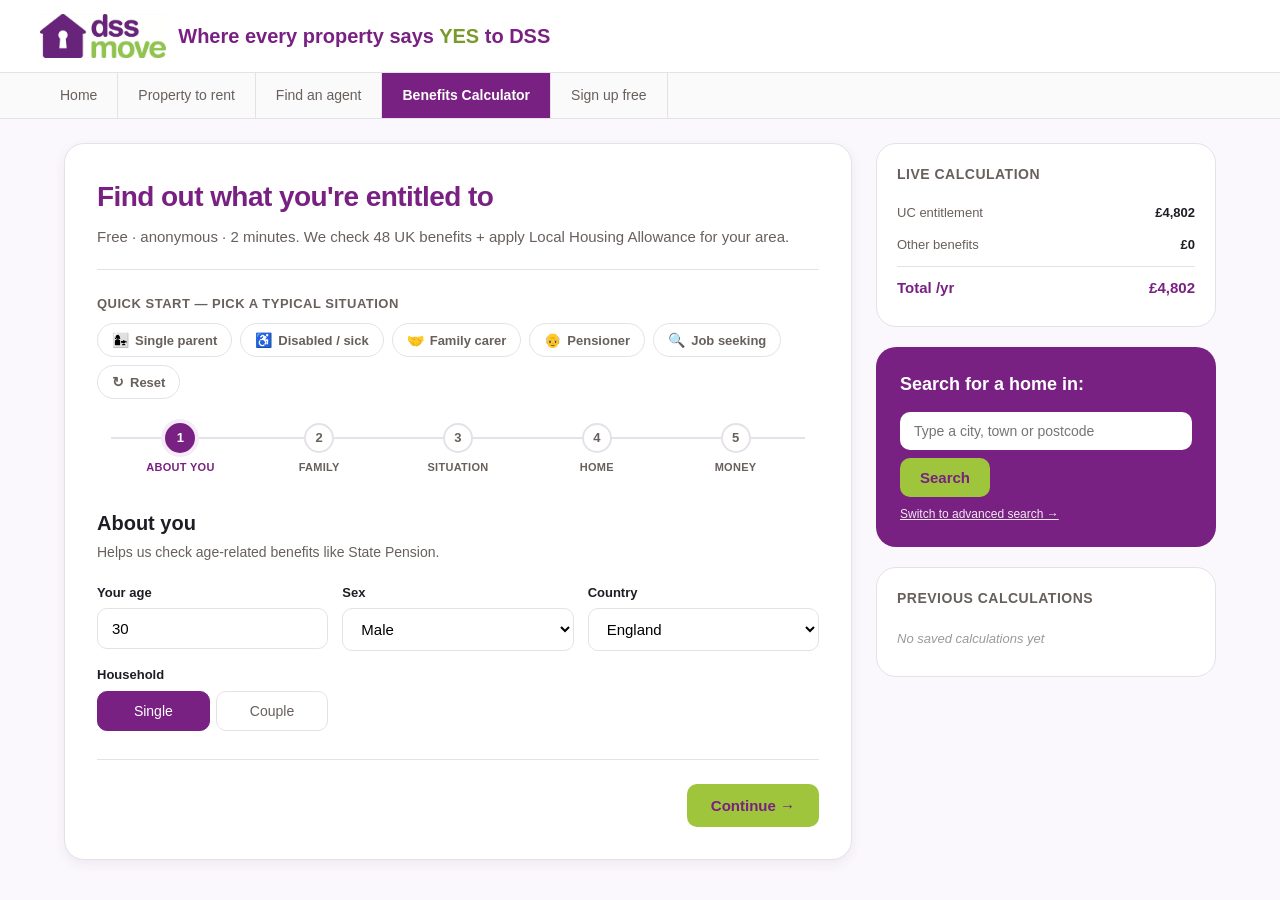
<file: static/calculator/index.html>
<!DOCTYPE html>
<html lang="en">
<head>
<meta charset="UTF-8">
<meta name="viewport" content="width=device-width, initial-scale=1.0">
<title>Benefits & LHA Calculator — Dssmove</title>
<meta name="description" content="Free UK benefits calculator. Find out what you could claim + see DSS-friendly homes you can afford. Built by Dssmove.">
<meta name="theme-color" content="#792182">
<!-- Content Security Policy: lock down what scripts and network calls this page can make -->
<meta http-equiv="Content-Security-Policy" content="
  default-src 'self';
  script-src 'self' 'unsafe-inline';
  style-src 'self' 'unsafe-inline';
  font-src 'self';
  img-src 'self' data: https://s3-eu-west-1.amazonaws.com https://s3.eu-west-1.amazonaws.com https://*.dssmove.co.uk https://*.execute-api.eu-west-1.amazonaws.com;
  connect-src 'self' https://api.postcodes.io https://staged-api.dssmove.co.uk https://api.dssmove.co.uk;
  frame-ancestors 'self' https://*.dssmove.co.uk https://dssmove.co.uk;
  base-uri 'self';
  form-action 'none';
">
<meta http-equiv="Referrer-Policy" content="strict-origin-when-cross-origin">
<style>
:root {
  --purple: #792182;
  --purple-dark: #5c1864;
  --purple-light: #f5ebf6;
  --lime: #9ec53b;
  --lime-dark: #7e9d2f;
  --lime-light: #f3f8e3;
  --text: #1f1d24;
  --text-muted: #68605c;
  --text-soft: #9a9a9a;
  --bg: #ffffff;
  --bg-soft: #faf8fc;
  --border: #e5e1e8;
  --success: #2f855a;
  --warn: #d97706;
  --danger: #c53030;
  --shadow-sm: 0 1px 2px rgba(28,15,33,.05);
  --shadow-md: 0 4px 12px rgba(121,33,130,.08);
  --shadow-lg: 0 12px 32px rgba(121,33,130,.12);
  --radius: 12px;
  --radius-lg: 20px;
}
*{box-sizing:border-box;margin:0;padding:0}
html{scroll-behavior:smooth}
body{font-family:-apple-system, BlinkMacSystemFont, "Segoe UI", Roboto, Helvetica, Arial, sans-serif;color:var(--text);background:var(--bg-soft);line-height:1.5;-webkit-font-smoothing:antialiased}

/* ═══ Header ═══ */
.site-header{background:white;padding:14px 24px;border-bottom:1px solid var(--border);position:sticky;top:0;z-index:100}
.header-inner{max-width:1200px;margin:0 auto;display:flex;align-items:center;justify-content:space-between;gap:24px}
.logo-link{display:flex;align-items:center;gap:12px;text-decoration:none;min-width:0}
/* DSSmove brand header: same logo, slogan and sizes on every DSSmove page */
.brand-logo{display:block;height:44px;width:auto}
.brand-slogan{font-size:20px;line-height:24px;font-weight:800;color:var(--purple)}
.brand-slogan em{font-style:normal;color:#7A9A2B}
@media (max-width:639px){.brand-slogan{font-size:13px;line-height:16px}}
.nav-tabs{background:#fafafa;border-bottom:1px solid var(--border)}
.nav-tabs-inner{max-width:1200px;margin:0 auto;display:flex;overflow-x:auto}
.nav-tab{padding:12px 20px;color:var(--text-muted);text-decoration:none;font-size:14px;font-weight:500;white-space:nowrap;border-right:1px solid var(--border)}
.nav-tab.active{background:var(--purple);color:white;font-weight:600}
.nav-tab:hover:not(.active){background:white;color:var(--purple)}

/* ═══ Main grid ═══ */
.container{max-width:1200px;margin:0 auto;padding:24px}
.grid{display:grid;grid-template-columns:1fr;gap:24px}
@media (min-width:1000px){.grid{grid-template-columns:1fr 340px}}

/* ═══ Main panel ═══ */
.panel{background:white;border-radius:var(--radius-lg);padding:32px;box-shadow:var(--shadow-md);border:1px solid var(--border)}
.panel-head{margin-bottom:24px;padding-bottom:20px;border-bottom:1px solid var(--border)}
.panel-head h1{font-size:28px;font-weight:800;color:var(--purple);margin-bottom:8px;letter-spacing:-0.02em}
.panel-head p{color:var(--text-muted);font-size:15px}

/* ═══ Persona chips ═══ */
.persona-row{margin-bottom:24px}
.persona-row h3{font-size:13px;font-weight:700;text-transform:uppercase;letter-spacing:0.5px;color:var(--text-muted);margin-bottom:10px}
.persona-chips{display:flex;flex-wrap:wrap;gap:8px}
.chip{display:inline-flex;align-items:center;gap:6px;padding:8px 14px;background:white;border:1.5px solid var(--border);border-radius:24px;font-size:13px;font-weight:600;cursor:pointer;transition:all .15s;color:var(--text-muted)}
.chip:hover{border-color:var(--purple);color:var(--purple);background:var(--purple-light)}
.chip.active{background:var(--purple);color:white;border-color:var(--purple)}
.chip-emoji{font-size:14px}

/* ═══ Wizard steps ═══ */
.steps{display:flex;justify-content:space-between;margin-bottom:32px;position:relative;padding:0 14px}
.steps::before{content:'';position:absolute;top:14px;left:14px;right:14px;height:2px;background:var(--border);z-index:0}
.steps::after{content:'';position:absolute;top:14px;left:14px;height:2px;background:var(--lime);z-index:1;width:var(--progress,0%);transition:width .4s}
.step{display:flex;flex-direction:column;align-items:center;gap:6px;flex:1;position:relative;z-index:2;cursor:pointer}
.step-num{width:30px;height:30px;border-radius:50%;background:white;border:2px solid var(--border);display:flex;align-items:center;justify-content:center;font-size:13px;font-weight:700;color:var(--text-muted);transition:all .2s}
.step.active .step-num{background:var(--purple);color:white;border-color:var(--purple);box-shadow:0 0 0 4px var(--purple-light)}
.step.done .step-num{background:var(--lime);color:white;border-color:var(--lime)}
.step.done .step-num::before{content:'✓'}
.step.done .step-num span{display:none}
.step-label{font-size:11px;font-weight:600;color:var(--text-muted);text-transform:uppercase;letter-spacing:0.3px;text-align:center}
.step.active .step-label{color:var(--purple)}
@media (max-width:640px){.step-label{display:none}}

/* ═══ Form steps ═══ */
.step-content{display:none;animation:slide .3s ease}
.step-content.active{display:block}
@keyframes slide{from{opacity:0;transform:translateX(20px)}to{opacity:1;transform:translateX(0)}}
.step-content h2{font-size:20px;font-weight:700;color:var(--text);margin-bottom:4px}
.step-content p.lead{color:var(--text-muted);font-size:14px;margin-bottom:20px}

.field-grid{display:grid;grid-template-columns:repeat(auto-fit,minmax(220px,1fr));gap:14px}
.field{display:flex;flex-direction:column}
.field label{font-size:13px;font-weight:600;color:var(--text);margin-bottom:6px}
.field .help{font-size:11px;color:var(--text-soft);margin-top:4px;line-height:1.3}
.field input[type="number"],.field input[type="text"],.field select{width:100%;padding:11px 14px;border:1.5px solid var(--border);border-radius:10px;font-size:15px;font-family:inherit;background:white;transition:all .2s}
.field input:focus,.field select:focus{outline:none;border-color:var(--purple);box-shadow:0 0 0 3px var(--purple-light)}
.field input.error,.field select.error{border-color:var(--danger)}
.toggle-group{display:flex;gap:6px}
.toggle-btn{flex:1;padding:11px 12px;border:1.5px solid var(--border);background:white;border-radius:10px;font-family:inherit;font-size:14px;font-weight:500;color:var(--text-muted);cursor:pointer;transition:all .15s}
.toggle-btn:hover{border-color:var(--purple)}
.toggle-btn.active{background:var(--purple);color:white;border-color:var(--purple)}

/* ═══ Step nav ═══ */
.step-nav{display:flex;justify-content:space-between;margin-top:28px;padding-top:24px;border-top:1px solid var(--border);gap:12px}
.btn{padding:12px 24px;border:none;border-radius:10px;font-family:inherit;font-size:15px;font-weight:700;cursor:pointer;transition:all .2s;text-decoration:none;display:inline-flex;align-items:center;gap:8px}
.btn-primary{background:var(--lime);color:var(--purple)}
.btn-primary:hover{background:var(--lime-dark);color:white;transform:translateY(-1px);box-shadow:var(--shadow-md)}
.btn-secondary{background:transparent;color:var(--text-muted);border:1.5px solid var(--border)}
.btn-secondary:hover{border-color:var(--purple);color:var(--purple)}
.btn-purple{background:var(--purple);color:white}
.btn-purple:hover{background:var(--purple-dark);transform:translateY(-1px);box-shadow:var(--shadow-md)}

/* ═══ Results ═══ */
.results-hero{background:linear-gradient(135deg,var(--purple) 0%,var(--purple-dark) 100%);color:white;border-radius:var(--radius-lg);padding:40px 32px;text-align:center;margin-bottom:24px}
.results-hero .label{font-size:13px;opacity:0.85;text-transform:uppercase;letter-spacing:1px;margin-bottom:12px}
.results-hero .total{font-size:64px;font-weight:800;letter-spacing:-0.03em;line-height:1;margin-bottom:12px}
.results-hero .total .pence{font-size:0.45em;opacity:0.75}
.results-hero .period{font-size:18px;opacity:0.9;margin-bottom:24px}
.results-hero .periods{display:flex;justify-content:center;gap:24px;flex-wrap:wrap;border-top:1px solid rgba(255,255,255,.2);padding-top:24px;margin-top:8px}
.results-hero .periods .item{text-align:center}
.results-hero .periods .num{font-size:24px;font-weight:700;color:var(--lime)}
.results-hero .periods .lbl{font-size:11px;text-transform:uppercase;letter-spacing:0.5px;opacity:0.85}

.results-actions{display:flex;flex-wrap:wrap;gap:10px;margin-bottom:32px}
.results-actions .btn{flex:1;min-width:160px;justify-content:center;text-align:center}

.benefit-cat{margin-bottom:24px}
.benefit-cat-head{display:flex;align-items:center;gap:10px;margin-bottom:12px;font-weight:700;font-size:15px}
.benefit-cat-head .badge{display:inline-flex;align-items:center;justify-content:center;min-width:24px;height:24px;padding:0 8px;border-radius:12px;font-size:12px;font-weight:700;color:white}
.benefit-cat.likely .badge{background:var(--lime-dark)}
.benefit-cat.check .badge{background:var(--warn)}

.bcard{display:flex;align-items:center;gap:14px;padding:14px 18px;background:white;border:1.5px solid var(--border);border-radius:var(--radius);margin-bottom:8px;transition:all .15s}
.bcard:hover{box-shadow:var(--shadow-sm);transform:translateX(2px)}
.bcard.auto{border-left:4px solid var(--lime-dark);background:var(--lime-light)}
.bcard.check{border-left:4px solid var(--warn);background:#fff7ed}
.bcard .ico{width:36px;height:36px;border-radius:10px;display:flex;align-items:center;justify-content:center;font-weight:800;flex-shrink:0;color:white}
.bcard.auto .ico{background:var(--lime-dark)}
.bcard.check .ico{background:var(--warn)}
.bcard .body{flex:1;min-width:0}
.bcard .ttl{font-weight:700;font-size:14px;color:var(--text)}
.bcard .why{font-size:12px;color:var(--text-muted);margin-top:1px}
.bcard .apply{font-size:11px;color:var(--purple);font-weight:600;margin-top:3px;text-decoration:none;display:inline-block}
.bcard .apply:hover{text-decoration:underline}
.bcard .amt{text-align:right;flex-shrink:0}
.bcard .amt .n{font-size:17px;font-weight:800}
.bcard .amt .p{font-size:10px;color:var(--text-muted);text-transform:uppercase;letter-spacing:0.3px;margin-top:1px}

/* ═══ Adjustments callout ═══ */
.adj-box{background:#fef3c7;border-left:4px solid var(--warn);border-radius:var(--radius);padding:16px 20px;margin:16px 0}
.adj-box .ti{font-weight:700;font-size:14px;color:var(--warn);margin-bottom:6px;display:flex;align-items:center;gap:6px}
.adj-box .ln{display:flex;justify-content:space-between;font-size:13px;padding:3px 0}

/* ═══ Property CTA ═══ */
.prop-cta{background:linear-gradient(135deg,var(--lime) 0%,var(--lime-dark) 100%);border-radius:var(--radius-lg);padding:32px;color:white;margin-top:32px;text-align:center}
.prop-cta h3{font-size:22px;font-weight:800;margin-bottom:8px}
.prop-cta p{margin-bottom:18px;opacity:0.95}
.prop-cta .budget-pill{display:inline-block;background:rgba(255,255,255,.2);padding:6px 14px;border-radius:24px;font-weight:700;margin:0 4px}
.prop-cta .btn{background:white;color:var(--purple)}
.prop-cta .btn:hover{background:var(--purple);color:white}

/* ═══ Sidebar ═══ */
.sidebar{display:flex;flex-direction:column;gap:20px}
.search-box{background:var(--purple);color:white;border-radius:var(--radius-lg);padding:24px}
.search-box h3{font-size:18px;font-weight:700;margin-bottom:14px}
.search-box .row{display:flex;gap:8px;margin-bottom:8px}
.search-box input{flex:1;padding:11px 14px;border:none;border-radius:10px;font-family:inherit;font-size:14px}
.search-box .btn{background:var(--lime);color:var(--purple);padding:11px 20px}
.search-box .btn:hover{background:white}
.search-box a.adv{display:block;color:white;font-size:12px;margin-top:8px;text-decoration:underline;opacity:0.9}

/* ═══════ Affordability section ═══════ */
.afford-section{background:white;border-radius:var(--radius-lg);box-shadow:var(--shadow-md);padding:32px;margin-top:32px;border:2px solid var(--lime);position:relative;overflow:hidden}
.afford-section::before{content:"";position:absolute;top:0;left:0;right:0;height:6px;background:linear-gradient(90deg,var(--purple) 0%,var(--lime) 100%)}
.afford-section h2{font-size:26px;font-weight:800;color:var(--purple);margin-bottom:6px;display:flex;align-items:center;gap:10px}
.afford-section .sub{color:var(--text-muted);margin-bottom:22px;font-size:14px;line-height:1.5}
.afford-controls{display:grid;grid-template-columns:1fr 1fr;gap:18px;margin-bottom:22px;padding:20px;background:#faf7fb;border-radius:12px;border:1px solid #e9d5f0}
.afford-control label{display:block;font-weight:700;color:var(--text);font-size:11px;margin-bottom:8px;text-transform:uppercase;letter-spacing:0.6px}
.afford-control input[type=range]{width:100%;accent-color:var(--purple);height:6px;margin-top:6px}
.afford-control input[type=range]::-webkit-slider-thumb{background:var(--purple)}
.afford-control .val{font-size:26px;font-weight:800;color:var(--purple);font-variant-numeric:tabular-nums;margin-top:4px}
.afford-control select,.afford-control input[type=text]{width:100%;padding:10px 12px;font-size:14px;border:1px solid #d1d5db;border-radius:8px;font-family:inherit;background:white}
.afford-control .src{font-size:11px;color:var(--text-muted);margin-top:6px;font-style:italic}
.afford-table{width:100%;border-collapse:collapse;margin-top:4px;background:white}
.afford-table tr{border-bottom:1px solid #f1f1f1}
.afford-table tr:last-child{border-bottom:none}
.afford-table td{padding:11px 12px;font-size:14px;vertical-align:middle}
.afford-table td.lbl{color:var(--text);font-weight:500}
.afford-table td.amt{text-align:right;font-variant-numeric:tabular-nums;font-weight:600;white-space:nowrap}
.afford-table td.out{color:var(--danger)}
.afford-table td.in{color:#16a34a}
.afford-table td.note{font-size:11px;color:var(--text-muted);font-weight:400;padding-left:24px}
.afford-table tr.group-head td{background:linear-gradient(90deg,#f3e8ff 0%,#faf5ff 100%);color:var(--purple);font-weight:800;font-size:12px;text-transform:uppercase;letter-spacing:0.6px;padding:10px 12px}
.afford-table tr.subline td{padding:6px 12px 6px 28px;font-size:12px;color:var(--text-muted);font-weight:500;border-bottom:none}
.afford-table tr.subline td.amt{font-weight:600}
.afford-table tr.subtotal td{background:#fafafa;font-weight:700;padding-top:14px;padding-bottom:14px;font-size:14px}
.afford-table tr.shortfall td{background:#fef2f2;font-weight:700;color:var(--danger);font-size:13px;padding:9px 12px}
.afford-table tr.shortfall td.note{font-style:italic;color:#b91c1c;font-weight:500}
.afford-table tr.net td{background:#1f2937;color:white;font-size:18px;font-weight:800;padding:18px 12px}
.afford-table tr.net td.amt{font-size:24px;color:white}
.afford-table tr.net td.amt.deficit{color:#fca5a5}
.afford-table tr.net td.amt.surplus{color:#86efac}
.verdict{margin-top:22px;padding:20px;border-radius:12px;display:flex;align-items:flex-start;gap:14px;border:2px solid}
.verdict.good{background:#dcfce7;color:#14532d;border-color:#86efac}
.verdict.tight{background:#fef3c7;color:#78350f;border-color:#fcd34d}
.verdict.bad{background:#fee2e2;color:#7f1d1d;border-color:#fca5a5}
.verdict .ico{font-size:32px;line-height:1}
.verdict .body{flex:1}
.verdict .body .h{font-size:17px;font-weight:800;margin-bottom:4px}
.verdict .body .d{font-size:13px;font-weight:500;line-height:1.5}
.afford-actions{margin-top:18px;display:flex;flex-wrap:wrap;gap:10px}
.afford-actions .btn{flex:1;min-width:180px}
.afford-actions .btn.primary{background:var(--lime);color:var(--purple);font-weight:800}
.afford-actions .btn.primary:hover{background:#7e9d2f;color:white}
.afford-source{font-size:11px;color:var(--text-muted);font-style:italic;margin-top:18px;line-height:1.6;padding:12px;background:#fafafa;border-radius:8px}
.help-tip{display:inline-block;width:14px;height:14px;background:#9ca3af;color:white;border-radius:50%;text-align:center;font-size:10px;line-height:14px;margin-left:4px;cursor:help;font-weight:700;vertical-align:1px}
.la-detected{font-size:11px;color:var(--purple);font-weight:700;margin-top:6px;text-transform:none;letter-spacing:0}
@media (max-width:768px){.afford-controls{grid-template-columns:1fr}.afford-section{padding:22px 18px}.afford-table td{padding:9px 8px;font-size:13px}}

/* ═══════ Property results module ═══════ */
.props-section{background:white;border-radius:var(--radius-lg);box-shadow:var(--shadow-md);padding:32px;margin-top:32px;position:relative;overflow:hidden}
.props-section::before{content:"";position:absolute;top:0;left:0;right:0;height:6px;background:linear-gradient(90deg,var(--lime) 0%,var(--purple) 100%)}
.props-section h2{font-size:26px;font-weight:800;color:var(--purple);margin-bottom:6px;display:flex;align-items:center;gap:10px}
.props-section .sub{color:var(--text-muted);margin-bottom:22px;font-size:14px;line-height:1.5}
.props-filters{display:grid;grid-template-columns:1fr 1fr 1fr 1fr;gap:12px;margin-bottom:18px;padding:18px;background:#faf7fb;border-radius:12px;border:1px solid #e9d5f0;align-items:end}
.props-filters .pf{display:flex;flex-direction:column;gap:6px}
.props-filters label{font-size:11px;font-weight:700;color:var(--text);text-transform:uppercase;letter-spacing:0.5px}
.props-filters input,.props-filters select{padding:9px 10px;font-size:13px;border:1px solid #d1d5db;border-radius:8px;font-family:inherit;background:white;width:100%}
.props-filters .pf.actions{align-self:end}
.props-filters .btn-search-props{background:var(--lime);color:var(--purple);font-weight:800;padding:10px 18px;border:none;border-radius:8px;cursor:pointer;font-family:inherit;font-size:13px;width:100%;transition:background 0.15s}
.props-filters .btn-search-props:hover{background:#7e9d2f;color:white}
.props-filters .btn-search-props:disabled{background:#e5e7eb;color:#9ca3af;cursor:wait}
.props-loading{text-align:center;padding:40px 20px;color:var(--text-muted)}
.props-loading .spinner{display:inline-block;width:28px;height:28px;border:3px solid #e9d5f0;border-top-color:var(--purple);border-radius:50%;animation:spin 0.8s linear infinite;margin-bottom:8px}
@keyframes spin{to{transform:rotate(360deg)}}
.props-summary{font-size:13px;color:var(--text-muted);margin-bottom:14px;padding:10px 14px;background:#fafafa;border-radius:8px;border-left:3px solid var(--purple)}
.props-summary strong{color:var(--text)}
.props-grid{display:grid;grid-template-columns:repeat(auto-fill,minmax(280px,1fr));gap:18px}
.pcard{border:1px solid #e5e7eb;border-radius:12px;overflow:hidden;background:white;display:flex;flex-direction:column;transition:transform 0.15s, box-shadow 0.15s}
.pcard:hover{transform:translateY(-2px);box-shadow:0 4px 16px rgba(121,33,130,0.12)}
.pcard .img{width:100%;height:170px;background:#f3f4f6 center/cover no-repeat;position:relative}
.pcard .img-placeholder{display:flex;align-items:center;justify-content:center;width:100%;height:100%;color:#9ca3af;font-size:42px;background:linear-gradient(135deg,#faf5ff 0%,#f3e8ff 100%)}
.pcard .badge{position:absolute;top:10px;left:10px;padding:5px 10px;border-radius:6px;font-size:11px;font-weight:800;text-transform:uppercase;letter-spacing:0.4px;backdrop-filter:blur(8px)}
.pcard .badge.good{background:rgba(34,197,94,0.92);color:white}
.pcard .badge.tight{background:rgba(234,179,8,0.92);color:white}
.pcard .badge.over{background:rgba(220,38,38,0.92);color:white}
.pcard .body{padding:14px 16px;display:flex;flex-direction:column;flex:1;gap:6px}
.pcard .price{font-size:22px;font-weight:800;color:var(--purple);font-variant-numeric:tabular-nums;line-height:1}
.pcard .price .per{font-size:12px;color:var(--text-muted);font-weight:500}
.pcard .ttl{font-size:14px;font-weight:700;color:var(--text);line-height:1.3;margin-top:4px;display:-webkit-box;-webkit-line-clamp:2;-webkit-box-orient:vertical;overflow:hidden}
.pcard .addr{font-size:12px;color:var(--text-muted);line-height:1.4}
.pcard .meta{display:flex;flex-wrap:wrap;gap:6px;margin-top:8px}
.pcard .chip-tag{font-size:11px;color:var(--purple);background:var(--purple-soft);padding:3px 9px;border-radius:10px;font-weight:600}
.pcard .breakdown{margin-top:10px;padding-top:10px;border-top:1px dashed #e5e7eb;font-size:11px;color:var(--text-muted);line-height:1.5}
.pcard .breakdown strong{color:var(--text);font-weight:700}
.pcard .breakdown .row{display:flex;justify-content:space-between;margin-top:2px}
.pcard .actions{display:flex;gap:8px;margin-top:auto;padding-top:12px}
.pcard .actions a{flex:1;text-align:center;padding:8px 10px;font-size:12px;font-weight:700;border-radius:7px;text-decoration:none;transition:background 0.15s}
.pcard .actions a.view{background:var(--purple);color:white}
.pcard .actions a.view:hover{background:#5f1768}
.pcard .actions a.run{background:#f3f4f6;color:var(--text);border:1px solid #e5e7eb}
.pcard .actions a.run:hover{background:#e5e7eb}
.props-empty{padding:40px 20px;text-align:center;color:var(--text-muted);background:#fafafa;border-radius:10px;border:2px dashed #e5e7eb}
.props-empty .emoji{font-size:42px;margin-bottom:10px}
.props-empty .h{font-size:16px;font-weight:700;color:var(--text);margin-bottom:4px}
.props-error{padding:18px;background:#fef2f2;border:1px solid #fecaca;border-radius:10px;color:#991b1b;font-size:13px}
.props-more{margin-top:16px;text-align:center}
.props-more button{background:white;border:2px solid var(--purple);color:var(--purple);padding:10px 28px;font-weight:700;border-radius:8px;cursor:pointer;font-family:inherit;font-size:14px}
.props-more button:hover{background:var(--purple);color:white}

/* ═══════ Disclaimers ═══════ */
.disclaimer-banner{background:linear-gradient(90deg,#fef3c7 0%,#fde68a 100%);border:1px solid #f59e0b;border-radius:10px;padding:14px 18px;margin-top:24px;font-size:12px;line-height:1.6;color:#78350f}
.disclaimer-banner strong{color:#451a03;font-weight:800}
.disclaimer-banner .ico{font-size:18px;margin-right:6px;vertical-align:-3px}
.disclaimer-full{background:#fafafa;border:1px solid #e5e7eb;border-radius:10px;padding:18px 22px;margin-top:24px;font-size:12px;line-height:1.7;color:var(--text-muted)}
.disclaimer-full h4{font-size:13px;font-weight:800;color:var(--text);margin-bottom:10px;letter-spacing:0.3px;text-transform:uppercase}
.disclaimer-full ul{margin:0 0 0 18px;padding:0}
.disclaimer-full li{margin-bottom:4px}
.disclaimer-full strong{color:var(--text)}
@media (max-width:768px){.props-filters{grid-template-columns:1fr 1fr}.props-section{padding:22px 18px}.props-grid{grid-template-columns:1fr}}

.history-box{background:white;border-radius:var(--radius-lg);padding:20px;border:1px solid var(--border)}
.history-box h3{font-size:14px;font-weight:700;text-transform:uppercase;letter-spacing:0.5px;color:var(--text-muted);margin-bottom:12px}
.history-item{display:flex;justify-content:space-between;align-items:center;padding:8px 0;border-top:1px solid var(--border);cursor:pointer;font-size:13px}
.history-item:hover{color:var(--purple)}
.history-item .when{color:var(--text-soft);font-size:11px}
.history-item .amt{font-weight:700;color:var(--purple)}
.history-empty{font-size:13px;color:var(--text-soft);font-style:italic;padding:8px 0}

.summary-box{background:white;border-radius:var(--radius-lg);padding:20px;border:1px solid var(--border)}
.summary-box h3{font-size:14px;font-weight:700;text-transform:uppercase;letter-spacing:0.5px;color:var(--text-muted);margin-bottom:12px}
.summary-row{display:flex;justify-content:space-between;font-size:13px;padding:6px 0}
.summary-row .l{color:var(--text-muted)}
.summary-row .v{font-weight:600}
.summary-row.tot{border-top:1px solid var(--border);padding-top:10px;margin-top:6px;font-size:15px}
.summary-row.tot .l,.summary-row.tot .v{color:var(--purple);font-weight:700}

/* ═══ Print ═══ */
@media print{
  .site-header,.nav-tabs,.sidebar,.step-nav,.results-actions,.persona-row,.steps{display:none}
  body{background:white}
  .panel{box-shadow:none;border:none;padding:0}
  .step-content{display:block!important}
  .results-hero{break-inside:avoid}
  .bcard{break-inside:avoid}
}

/* ═══ Toast ═══ */
.toast{position:fixed;bottom:24px;left:50%;transform:translateX(-50%) translateY(100px);background:var(--purple);color:white;padding:12px 20px;border-radius:10px;font-size:14px;font-weight:600;box-shadow:var(--shadow-lg);transition:transform .3s;z-index:1000}
.toast.show{transform:translateX(-50%) translateY(0)}
</style>
</head>
<body>

<!-- ═══ Header ═══ -->
<header class="site-header">
  <div class="header-inner">
    <a href="https://beta.dssmove.co.uk" class="logo-link" aria-label="DSSmove home">
      <img class="brand-logo" src="/static/brand/dssmove-logo.png" alt="DSSmove" width="126" height="44">
      <span class="brand-slogan">Where every property says <em>YES</em> to DSS</span>
    </a>
  </div>
</header>
<nav class="nav-tabs">
  <div class="nav-tabs-inner">
    <a href="https://app.dssmove.co.uk/" class="nav-tab">Home</a>
    <a href="https://app.dssmove.co.uk/property-to-rent" class="nav-tab">Property to rent</a>
    <a href="https://www.dssmove.co.uk/find-an-agent" class="nav-tab">Find an agent</a>
    <a href="#" class="nav-tab active">Benefits Calculator</a>
    <a href="https://app.dssmove.co.uk/tenantregister" class="nav-tab">Sign up free</a>
  </div>
</nav>

<!-- ═══ Main ═══ -->
<div class="container">
<div class="grid">

  <!-- LEFT: Calculator -->
  <div class="panel">

    <!-- View: Wizard -->
    <div id="wizard-view">
      <div class="panel-head">
        <h1>Find out what you're entitled to</h1>
        <p>Free · anonymous · 2 minutes. We check 48 UK benefits + apply Local Housing Allowance for your area.</p>
      </div>

      <!-- Persona quick-start -->
      <div class="persona-row">
        <h3>Quick start — pick a typical situation</h3>
        <div class="persona-chips">
          <button class="chip" data-persona="single-parent"><span class="chip-emoji">👩‍👧</span>Single parent</button>
          <button class="chip" data-persona="disabled"><span class="chip-emoji">♿</span>Disabled / sick</button>
          <button class="chip" data-persona="carer"><span class="chip-emoji">🤝</span>Family carer</button>
          <button class="chip" data-persona="pensioner"><span class="chip-emoji">👴</span>Pensioner</button>
          <button class="chip" data-persona="unemployed"><span class="chip-emoji">🔍</span>Job seeking</button>
          <button class="chip" data-persona="reset"><span class="chip-emoji">↻</span>Reset</button>
        </div>
      </div>

      <!-- Step indicators -->
      <div class="steps" id="steps">
        <div class="step active" data-step="1"><div class="step-num"><span>1</span></div><div class="step-label">About you</div></div>
        <div class="step" data-step="2"><div class="step-num"><span>2</span></div><div class="step-label">Family</div></div>
        <div class="step" data-step="3"><div class="step-num"><span>3</span></div><div class="step-label">Situation</div></div>
        <div class="step" data-step="4"><div class="step-num"><span>4</span></div><div class="step-label">Home</div></div>
        <div class="step" data-step="5"><div class="step-num"><span>5</span></div><div class="step-label">Money</div></div>
      </div>

      <!-- Step 1: About you -->
      <div class="step-content active" data-step="1">
        <h2>About you</h2>
        <p class="lead">Helps us check age-related benefits like State Pension.</p>
        <div class="field-grid">
          <div class="field">
            <label>Your age</label>
            <input type="number" id="age" value="30" min="16" max="120">
          </div>
          <div class="field">
            <label>Sex</label>
            <select id="sex">
              <option value="M">Male</option>
              <option value="F">Female</option>
              <option value="O">Other / prefer not to say</option>
            </select>
          </div>
          <div class="field">
            <label>Country</label>
            <select id="country">
              <option>England</option>
              <option>Wales</option>
              <option>Scotland</option>
              <option>Northern Ireland</option>
            </select>
          </div>
          <div class="field">
            <label>Household</label>
            <div class="toggle-group" data-input="adults">
              <button class="toggle-btn active" data-value="1">Single</button>
              <button class="toggle-btn" data-value="2">Couple</button>
            </div>
            <input type="hidden" id="adults" value="1">
          </div>
        </div>
      </div>

      <!-- Step 2: Family -->
      <div class="step-content" data-step="2">
        <h2>Your family</h2>
        <p class="lead">For Child Benefit, UC child elements, Healthy Start vouchers.</p>
        <div class="field-grid">
          <div class="field">
            <label>Number of children (under 16)</label>
            <input type="number" id="children" value="0" min="0" max="10">
            <span class="help">Drives Child Benefit + UC child element</span>
          </div>
          <div class="field">
            <label>Of which, disabled</label>
            <input type="number" id="disabled" value="0" min="0" max="10">
            <span class="help">Drives UC disabled child element + DLA</span>
          </div>
        </div>
      </div>

      <!-- Step 3: Situation -->
      <div class="step-content" data-step="3">
        <h2>Your situation</h2>
        <p class="lead">Tick anything that applies — each unlocks additional benefits.</p>
        <div class="field-grid">
          <div class="field">
            <label>Health condition limits work?</label>
            <div class="toggle-group" data-input="health"><button class="toggle-btn active" data-value="N">No</button><button class="toggle-btn" data-value="Y">Yes</button></div>
            <input type="hidden" id="health" value="N">
          </div>
          <div class="field">
            <label>Caring 35+ hrs/wk for someone disabled?</label>
            <div class="toggle-group" data-input="carer"><button class="toggle-btn active" data-value="N">No</button><button class="toggle-btn" data-value="Y">Yes</button></div>
            <input type="hidden" id="carer" value="N">
          </div>
          <div class="field">
            <label>Pregnant or new baby (&lt;12 mo)?</label>
            <div class="toggle-group" data-input="pregnant"><button class="toggle-btn active" data-value="N">No</button><button class="toggle-btn" data-value="Y">Yes</button></div>
            <input type="hidden" id="pregnant" value="N">
          </div>
          <div class="field">
            <label>Bereaved last 18 months?</label>
            <div class="toggle-group" data-input="bereaved"><button class="toggle-btn active" data-value="N">No</button><button class="toggle-btn" data-value="Y">Yes</button></div>
            <input type="hidden" id="bereaved" value="N">
          </div>
          <div class="field">
            <label>Veteran with service injury?</label>
            <div class="toggle-group" data-input="veteran"><button class="toggle-btn active" data-value="N">No</button><button class="toggle-btn" data-value="Y">Yes</button></div>
            <input type="hidden" id="veteran" value="N">
          </div>
          <div class="field">
            <label>Unemployed seeking work?</label>
            <div class="toggle-group" data-input="unemployed"><button class="toggle-btn active" data-value="N">No</button><button class="toggle-btn" data-value="Y">Yes</button></div>
            <input type="hidden" id="unemployed" value="N">
          </div>
        </div>
      </div>

      <!-- Step 4: Home -->
      <div class="step-content" data-step="4">
        <h2>Your home</h2>
        <p class="lead">For Housing element — we auto-apply your area's LHA cap.</p>
        <div class="field-grid">
          <div class="field">
            <label>Renting?</label>
            <div class="toggle-group" data-input="renting"><button class="toggle-btn active" data-value="N">No</button><button class="toggle-btn" data-value="Y">Yes</button></div>
            <input type="hidden" id="renting" value="N">
          </div>
          <div class="field">
            <label>Postcode (or first part)</label>
            <input type="text" id="postcode" placeholder="e.g. M1 or SW19" maxlength="8">
            <span class="help" id="postcode-detected">— auto-detects your LHA area</span>
          </div>
          <div class="field">
            <label>LHA area (auto-set by postcode)</label>
            <select id="brma"><option value="">— pick yours —</option></select>
          </div>
          <div class="field">
            <label>Monthly rent (£)</label>
            <input type="number" id="rent" value="0" min="0" step="50">
            <span class="help">Auto-capped at LHA rate for your area</span>
          </div>
          <div class="field">
            <label>Bedrooms entitled to</label>
            <select id="bedroom">
              <option value="SAR">SAR (under-35 single)</option>
              <option value="1" selected>1 bed</option>
              <option value="2">2 bed</option>
              <option value="3">3 bed</option>
              <option value="4">4 bed</option>
            </select>
          </div>
        </div>
      </div>

      <!-- Step 5: Money -->
      <div class="step-content" data-step="5">
        <h2>Your money</h2>
        <p class="lead">For UC earnings taper, capital test, childcare element.</p>
        <div class="field-grid">
          <div class="field">
            <label>Annual earned income (£)</label>
            <input type="number" id="earned" value="0" min="0" step="500">
            <span class="help">Net pay/yr. 55p reduction per £1 over Work Allowance.</span>
          </div>
          <div class="field">
            <label>Savings / capital (£)</label>
            <input type="number" id="capital" value="0" min="0" step="500">
            <span class="help">UC blocked &gt;£16k; tapered £6k-£16k</span>
          </div>
          <div class="field">
            <label>Monthly childcare (£)</label>
            <input type="number" id="childcare" value="0" min="0" step="50">
            <span class="help">Registered childcare. UC pays 85%.</span>
          </div>
        </div>
      </div>

      <!-- Nav buttons -->
      <div class="step-nav">
        <button class="btn btn-secondary" id="btn-back" style="visibility:hidden">← Back</button>
        <button class="btn btn-primary" id="btn-next">Continue →</button>
      </div>
    </div>

    <!-- View: Results -->
    <div id="results-view" style="display:none">
      <div class="results-hero">
        <div class="label">You could claim</div>
        <div class="total" id="r-total">£0</div>
        <div class="period">per year</div>
        <div class="periods">
          <div class="item"><div class="num" id="r-mo">£0</div><div class="lbl">monthly</div></div>
          <div class="item"><div class="num" id="r-wk">£0</div><div class="lbl">weekly</div></div>
          <div class="item"><div class="num" id="r-hh">£0</div><div class="lbl">household total</div></div>
        </div>
      </div>

      <div class="results-actions">
        <button class="btn btn-secondary" id="btn-edit">← Edit answers</button>
        <button class="btn btn-secondary" id="btn-save">💾 Save calculation</button>
        <button class="btn btn-secondary" id="btn-share">🔗 Share</button>
        <button class="btn btn-secondary" id="btn-print">🖨 Print</button>
      </div>

      <div id="adj-callout"></div>

      <!-- Benefit cards -->
      <div class="benefit-cat likely">
        <div class="benefit-cat-head"><span class="badge">✓</span>Definitely entitled / likely</div>
        <div id="cards-auto"></div>
      </div>
      <div class="benefit-cat check">
        <div class="benefit-cat-head"><span class="badge">?</span>Worth investigating (may need DWP assessment)</div>
        <div id="cards-check"></div>
      </div>

      <!-- Affordability module -->
      <div class="afford-section" id="afford-section">
        <h2>🏠 What can you really afford?</h2>
        <p class="sub">Move the slider to a property's rent. We'll show the <strong>full monthly cost of living</strong> in that home — rent, council tax, energy, water, broadband, food — using 2025/26 official rates, so you know if it's truly affordable before you view.</p>

        <div class="afford-controls">
          <div class="afford-control">
            <label for="afford-rent">Monthly rent of property</label>
            <input type="range" id="afford-rent" min="300" max="2500" step="25" value="700">
            <div class="val" id="afford-rent-v">£700/mo</div>
          </div>
          <div class="afford-control">
            <label for="afford-size">Household size <span class="help-tip" title="Determines energy and food estimates. Based on Ofgem Typical Domestic Consumption Values.">i</span></label>
            <select id="afford-size">
              <option value="low">Small &mdash; 1-2 people, flat or small house</option>
              <option value="medium" selected>Medium &mdash; 2-3 people, 3-bed house</option>
              <option value="high">Large &mdash; 4-5 people, 4-bed house</option>
            </select>
            <div class="src">Source: Ofgem TDCV (low/med/high tiers used by every UK comparison site)</div>
            <div class="la-detected" id="afford-la"></div>
          </div>
        </div>

        <table class="afford-table">
          <tbody id="afford-tbody"></tbody>
        </table>

        <div class="verdict" id="afford-verdict"></div>

        <div class="afford-actions">
          <a class="btn primary" id="btn-afford-search" href="https://app.dssmove.co.uk/property-to-rent" target="_blank">Browse properties at this budget →</a>
          <button class="btn btn-secondary" id="btn-afford-band">Check exact council tax band on gov.uk ↗</button>
        </div>

        <div class="afford-source">
          <strong>Sources:</strong> Council Tax 2025/26 published rates from each local authority &middot; Energy: Ofgem TDCV (Typical Domestic Consumption Values) + Ofgem Energy Price Cap Q2 2025 &middot; Water: Ofwat 2025 company-by-company averages &middot; Broadband: Ofcom social tariff list (BT Home Essentials, Virgin Essentials &mdash; UC claimants qualify) &middot; Food: ONS Family Spending Survey + JRF Minimum Income Standard 2024. <strong>Estimates only</strong> &mdash; your actual bills will vary by usage, supplier, tariff, and council scheme.
        </div>
      </div>

      <!-- Property Results Module -->
      <div class="props-section" id="props-section">
        <h2>🏘 Available properties matching your budget</h2>
        <p class="sub">Live listings from <strong>Dssmove</strong>. Pre-filtered to your postcode and your Housing Element budget &mdash; widen the search to see more options.</p>

        <div class="props-filters" id="props-filters">
          <div class="pf">
            <label for="pf-location">Location (city/town/postcode)</label>
            <input type="text" id="pf-location" placeholder="e.g. Manchester or M1 1AA">
          </div>
          <div class="pf">
            <label for="pf-radius">Radius</label>
            <select id="pf-radius">
              <option value="">This area only</option>
              <option value="0.25">¼ mile</option>
              <option value="0.5">½ mile</option>
              <option value="1">1 mile</option>
              <option value="3">3 miles</option>
              <option value="5" selected>5 miles</option>
              <option value="10">10 miles</option>
              <option value="15">15 miles</option>
              <option value="20">20 miles</option>
              <option value="30">30 miles</option>
            </select>
          </div>
          <div class="pf">
            <label for="pf-price-max">Max monthly rent</label>
            <input type="number" id="pf-price-max" min="100" max="3000" step="50" value="700">
          </div>
          <div class="pf">
            <label for="pf-type">Property type</label>
            <select id="pf-type">
              <option value="">Any</option>
              <option value="houses">Houses</option>
              <option value="flats-and-bedsits">Flats &amp; rooms</option>
            </select>
          </div>
          <div class="pf">
            <label for="pf-bed-min">Min bedrooms</label>
            <select id="pf-bed-min"><option value="">Any</option><option>1</option><option>2</option><option>3</option><option>4</option><option>5</option></select>
          </div>
          <div class="pf">
            <label for="pf-bed-max">Max bedrooms</label>
            <select id="pf-bed-max"><option value="">Any</option><option>1</option><option>2</option><option>3</option><option>4</option><option>5</option></select>
          </div>
          <div class="pf">
            <label for="pf-price-min">Min monthly rent</label>
            <input type="number" id="pf-price-min" min="0" max="3000" step="50" value="0">
          </div>
          <div class="pf actions">
            <label>&nbsp;</label>
            <button class="btn-search-props" id="btn-props-search">🔎 Search homes</button>
          </div>
        </div>

        <div class="props-summary" id="props-summary" style="display:none"></div>
        <div id="props-output"></div>

        <div class="disclaimer-banner">
          <span class="ico">⚠️</span><strong>Property match is indicative only.</strong> Properties shown are sourced from the Dssmove database and matched to your <em>housing element budget</em>. Actual affordability depends on your full circumstances (deposit, fees, council tax band of the specific property, condition of the property). Always view a property and check terms with the agent or landlord before committing.
        </div>
      </div>

      <!-- Comprehensive disclaimer -->
      <div class="disclaimer-full" id="disclaimer-full">
        <h4>Important — please read</h4>
        <ul>
          <li><strong>Not financial advice.</strong> This calculator is provided for general information and educational purposes only. It does not constitute, and should not be relied upon as, financial, legal, or benefits advice. For tailored guidance, contact <a href="https://www.citizensadvice.org.uk" target="_blank" rel="noopener">Citizens Advice</a>, <a href="https://www.entitledto.co.uk" target="_blank" rel="noopener">entitledto.co.uk</a>, or a qualified welfare adviser.</li>
          <li><strong>Benefit estimates are indicative.</strong> Actual Universal Credit and other benefit awards depend on a DWP assessment of your full circumstances. Figures shown use 2025/26 published DWP rates, Local Housing Allowance tables, and the standard taper/cap formulas, but your real award may differ.</li>
          <li><strong>Council tax estimates &mdash; confirm with your local authority.</strong> The Band A rate shown is the published 2025/26 figure for your detected local authority. The actual property may be in a different band (B&ndash;H). The Council Tax Reduction (CTR) percentage is a national rough guide &mdash; <strong>every council runs its own scheme with different income tapers, capital limits, and exemptions.</strong> <a href="https://www.gov.uk/council-tax-bands" target="_blank" rel="noopener">Check the actual band on gov.uk</a> and contact the council to apply for CTR.</li>
          <li><strong>Utility estimates use UK averages.</strong> Energy figures are from Ofgem TDCV + Q2 2025 Price Cap; water from Ofwat regional averages; broadband assumes you qualify for the Ofcom social tariff (BT Home Essentials &pound;15/mo). <strong>Your actual bills will vary</strong> by usage, supplier, and tariff. Contact your suppliers (or compare via Ofgem's Energy Compare) for a personal quote.</li>
          <li><strong>Food estimates use national essentials data</strong> (JRF Minimum Income Standard 2024 + ONS Family Spending). These cover a no-frills weekly shop only.</li>
          <li><strong>Property listings.</strong> Provided by Dssmove. We do not verify availability, condition, or landlord credentials &mdash; always view in person and conduct your own due diligence.</li>
          <li><strong>Nothing is stored.</strong> Everything in this calculator runs in your browser. Saved calculations stay in your browser's local storage on your device.</li>
        </ul>
      </div>

      <!-- Property CTA (kept as final call-to-action) -->
      <div class="prop-cta" id="prop-cta">
        <h3>Browse the full Dssmove property database</h3>
        <p>You can afford <span class="budget-pill" id="budget-pill">£0</span>/month rent in <span id="budget-area">your area</span>.</p>
        <a class="btn" id="btn-find-property" href="https://app.dssmove.co.uk/property-to-rent">All properties &mdash; advanced search →</a>
      </div>

      <div style="background:#f3f4f6;border-radius:12px;padding:16px 20px;margin-top:24px;font-size:12px;color:var(--text-muted);line-height:1.6">
        <strong>How accurate?</strong> Calculator validated against Citizens Advice + DWP worked examples (UC taper, capital tariff, child element, standard allowance all exact). Uses official DWP 2025/26 rates + LHA. <strong>Estimate only</strong> — actual award depends on DWP assessment and local council schemes. Nothing stored — everything in your browser.
      </div>
    </div>

  </div>

  <!-- RIGHT: Sidebar -->
  <aside class="sidebar">

    <!-- Live summary -->
    <div class="summary-box">
      <h3>Live calculation</h3>
      <div class="summary-row"><span class="l">UC entitlement</span><span class="v" id="s-uc">£0</span></div>
      <div class="summary-row"><span class="l">Other benefits</span><span class="v" id="s-other">£0</span></div>
      <div class="summary-row" id="s-taper-row" style="display:none"><span class="l" style="color:var(--danger)">UC taper</span><span class="v" id="s-taper" style="color:var(--danger)">£0</span></div>
      <div class="summary-row" id="s-cap-row" style="display:none"><span class="l" style="color:var(--danger)">Benefit cap</span><span class="v" id="s-cap" style="color:var(--danger)">£0</span></div>
      <div class="summary-row tot"><span class="l">Total /yr</span><span class="v" id="s-total">£0</span></div>
    </div>

    <!-- Property search -->
    <div class="search-box">
      <h3>Search for a home in:</h3>
      <div class="row">
        <input type="text" id="search-loc" placeholder="Type a city, town or postcode">
      </div>
      <button class="btn" id="btn-search-prop">Search</button>
      <a href="https://app.dssmove.co.uk/property-to-rent" class="adv">Switch to advanced search →</a>
    </div>

    <!-- History -->
    <div class="history-box">
      <h3>Previous calculations</h3>
      <div id="history-list"><div class="history-empty">No saved calculations yet</div></div>
    </div>

  </aside>

</div>
</div>

<div class="toast" id="toast"></div>

<script>
// ═══════ LHA DATA (152 BRMAs) ═══════
const LHA = {"Isle of Wight":[343.27,515,650,815,995],"Sheffield":[350,575,620,680,950],"Kernow West":[392.5,550,695,815,1100],"Plymouth":[400,550,675,800,975],"Weston-S-Mare":[451.33,580,750,925,1250],"Ipswich":[366.5,595,717,800,1100],"Colchester":[401.33,625,795,975,1250],"North Devon":[425,485,645,775,995],"Taunton & West Somerset":[404.11,575,725,850,1000],"Mid & East Devon":[404.11,530,685,825,1100],"Mendip":[405,600,775,975,1350],"Thanet":[380,577.84,750,900,1150],"Canterbury":[425,675,895,1100,1315],"West Cheshire":[375.86,550,675,795,1224],"Wirral":[318.71,425,525,650,825],"Black Country":[320,495,625,750,925],"Birmingham":[341.58,695,750,825,1100],"Solihull":[412.5,700,825,1000,1375],"Southport":[369.35,475,600,775,925],"Wigan":[339.83,400,500,595,775],"Greater Liverpool":[344.36,500,595,650,875],"South Cheshire":[325,475,575,680,995],"Bolton and Bury":[341.51,475,575,700,950],"West Wiltshire":[450,595,725,900,1200],"Bath":[540,815,980,1200,1945],"Bristol":[511.33,900,1095,1300,1850],"Warwickshire South":[412.5,700,850,1045,1350],"Cheltenham":[436.5,625,800,1000,1470],"Reading":[391.5,850,1095,1300,1654],"Newbury":[451.33,750,895,1200,1605],"Fylde Coast":[350.88,400,542,625,742.5],"West Pennine":[310.68,400,450,505,762.5],"Yeovil":[435,525,695,850,1250],"Bournemouth":[426.33,695,875,1150,1550],"Southampton":[425,700,875,1075,1450],"Winchester":[525,825,1050,1275,1700],"Basingstoke":[406.33,780,950,1150,1400],"Salisbury":[426.33,650,780,915,1250],"Swindon":[451.33,675,785,950,1300],"Herefordshire":[351.5,475,600,750,975],"Worcester North":[329.83,515,650,750,995],"Worcester South":[382.58,569,700,825,1150],"Gloucester":[406.33,550,725,850,1200],"Eastern Staffordshire":[321.33,495,600,725,985.8],"Mid Staffs":[352.4,500,625,740,995],"Staffordshire North":[301.33,425,480,595,800],"Coventry":[432.35,575,675,775,1000],"Rugby & East":[425,595,725,850,1200],"East Lancs":[291.5,425,475,595,795],"Central Lancs":[304.17,450,575,650,925],"East Cheshire":[421.5,550,725,995,1750],"Southern Greater Manchester":[411.58,625,750,900,1400],"Central Greater Manchester":[411.58,775,875,950,1350],"St Helens":[324.75,425,525,625,800],"Northumberland":[356.33,375,425,530,760],"Tyneside":[381.33,490,550,650,925],"Sunderland":[321.33,425,475,550,700],"Durham":[393.25,393.25,400,475,659.87],"Darlington":[288.96,360,450,530,695],"Richmond & Hambleton":[417.67,450,550,650,830],"Teesside":[288.96,410,475,550,750],"West Cumbria":[319.83,385,475,550,700],"North Cumbria":[319.83,395,475,590,740],"North Cheshire":[341.5,475,590,695,1000],"Southend":[406.33,680,875,1100,1350],"Portsmouth":[422.83,695,845,1000,1300],"Crawley & Reigate":[476.33,860,1100,1365,1750],"Guildford":[515,950,1225,1480,1978],"Blackwater Valley":[477.98,800,1000,1295,1700],"Brighton and Hove":[586.61,920,1200,1450,2000],"High Weald":[459.83,800,1075,1323,1825],"Sussex East":[361,595,750,950,1150],"Dover-Shepway":[431.5,510,695,865,1200],"Ashford":[393.24,750,850,1097.8,1440],"Maidstone":[444.83,750,905,1200,1550],"Medway & Swale":[410,675,850,940,1300],"North West Kent":[451.33,750,995,1200,1450],"South West Essex":[476.33,775,950,1200,1500],"Chelmsford":[426.33,795,950,1200,1450],"Bury St Edmunds":[451.33,630,775,955,1300],"Cambridge":[526.33,900,950,1125,1450],"Bedford":[450,650,825,1000,1300],"Harlow & Stortford":[451.33,810,1025,1210,1375],"Stevenage & North Herts":[436.17,775,975,1250,1600],"South East Herts":[475,835,1050,1370,1700],"South West Herts":[501.33,950,1250,1500,2000],"Lowestoft & Great Yarmouth":[376.33,441.07,575,630,825],"Kings Lynn":[399.83,548.23,650,775,1050],"Peterborough":[344.83,575,700,810,1050],"Central Norfolk & Norwich":[393.5,590,695,800,1150],"Northants Central":[375.86,550,695,795,995],"Northampton":[410.62,645,750,900,1160],"Milton Keynes":[501.33,775,925,1195,1495],"Luton":[436.17,700,875,1100,1350],"Aylesbury":[442.67,800,995,1330,1650],"Chilterns":[525,850,1100,1450,2000],"East Thames Valley":[591.5,900,1200,1450,1900],"Cherwell Valley":[466.5,775,950,1185,1450],"Oxford":[550,900,1125,1325,1750],"Exeter":[537,630,795,950,1300],"Leeds":[347.62,675,775,850,1200],"Wakefield":[326.98,500,595,725,885],"Doncaster":[304.17,425,500,550,725],"Scarborough":[309.83,425,550,650,725],"Harrogate":[421.33,595,735.86,875,1275],"Halifax":[356.31,440,525,625,750],"Kirklees":[316.33,450,525,650,825],"Barnsley":[316.33,415,450,550,775],"Derby":[359.83,450,595,700,935],"Peaks & Dales":[347.62,475,595,695,900],"Chesterfield":[351.33,450,525,600,850],"Rotherham":[351.33,430,500,550,817.5],"North Nottingham":[338.93,445,550,585,810],"Lancaster":[394.33,475,575,650,725],"Bradford & South Dales":[326.33,450,525,635,750],"Grantham & Newark":[376.33,425,575,655,875.01],"Lincoln":[354.14,495,600,675,925],"Grimsby":[317.2,395,480,521.43,720],"Lincolnshire Fens":[368.33,500,625,735,865.03],"York":[417.67,675,775,825,1200],"Scunthorpe":[310.68,410,495,575,725],"Nottingham":[380,550,650,750,970],"Wolds and Coast":[344.36,400,495,600,675],"Walton":[620,950,1212,1450,1975],"Inner East London":[699.5,1439.97,1750,2160.02,3000],"Inner South East London":[650,1295.5,1550,1950,2625],"Inner South West London":[685,1420,1700,2160.02,2900],"Central London":[829.83,1439.97,1793.98,2160.02,3060],"North West London":[621.33,1100,1350,1680,2100],"Outer East London":[561.33,1200,1400,1675,1950],"Outer North East London":[549.83,1000,1250,1500,1800],"Outer North London":[595,1150,1400,1695,2200],"Outer South East London":[600,1050,1300,1550,1800],"Outer South West London":[591.5,1200,1495,1800,2550],"Outer South London":[569.33,950,1200,1500,1950],"Barrow-in-Furness":[395.42,475,500,635,807.5],"Kendal":[325.89,575,650,775,995],"Huntingdon":[460,650,795,950,1250],"Oldham & Rochdale":[344.83,475,577.5,695,950],"Tameside & Glossop":[321.08,525,600,750,1150],"Inner West London":[760,1350,1625,2050,2550],"Outer West London":[576.33,1000,1300,1475,1800],"Inner North London":[708.27,1439.97,1793.98,2160.02,3060],"South Devon":[367.17,505,675,840,1100],"North Cornwall & Devon Borders":[368.33,475,609,725,950],"Eastbourne":[422.5,720,900,1083,1400],"Worthing":[445,760,950,1180,1465],"Chichester":[450,788,950,1225,1600],"Shropshire":[369.35,475,595,725,975],"Hull & East Riding":[335.83,380,475,550,700],"Leicester":[395.42,540,650,775,1050],"Mid & West Dorset":[426.33,595,750,900,1250]};
const BED_IDX={"SAR":0,"1":1,"2":2,"3":3,"4":4};

// Postcode area → BRMA mapping (top postcodes covering ~80% of UK)
const POSTCODE_BRMA = {
  'M':'Central Greater Manchester','BL':'Bolton and Bury','WN':'Wigan','OL':'Oldham & Rochdale','SK':'Tameside & Glossop',
  'B':'Birmingham','CV':'Coventry','WV':'Black Country','DY':'Black Country','WS':'Black Country',
  'LS':'Leeds','BD':'Bradford & South Dales','WF':'Wakefield','HD':'Kirklees','HX':'Halifax','YO':'York','HG':'Harrogate',
  'L':'Greater Liverpool','PR':'Central Lancs','BB':'East Lancs','BL':'Bolton and Bury','LA':'Lancaster','FY':'Fylde Coast',
  'S':'Sheffield','DN':'Doncaster','HU':'Hull & East Riding','RG':'Reading',
  'N':'Outer North London','NW':'North West London','E':'Outer East London','SE':'Outer South East London','SW':'Outer South West London','W':'Outer West London','EC':'Central London','WC':'Central London',
  'NG':'Nottingham','LE':'Leicester','DE':'Derby','NN':'Northampton','MK':'Milton Keynes',
  'BS':'Bristol','BA':'Bath','TR':'Kernow West','PL':'Plymouth','EX':'Exeter','TQ':'South Devon',
  'BN':'Brighton and Hove','PO':'Portsmouth','SO':'Southampton','GU':'Guildford','RH':'Crawley & Reigate',
  'NE':'Tyneside','SR':'Sunderland','DH':'Durham','DL':'Darlington','TS':'Teesside','CA':'North Cumbria',
  'CF':'','SA':'','LL':'','NP':'',  // Wales — not in our LHA table
  'EH':'','G':'','AB':'','DD':'',   // Scotland
  'BT':'',                            // NI
  'CB':'Cambridge','IP':'Ipswich','NR':'Central Norfolk & Norwich','CO':'Colchester','CM':'Chelmsford','SS':'Southend',
  'CT':'Canterbury','ME':'Medway & Swale','TN':'Sussex East','BR':'Outer South East London','DA':'North West Kent',
  'OX':'Oxford','SN':'Swindon','SP':'Salisbury','GL':'Gloucester','HR':'Herefordshire','WR':'Worcester South',
  'TF':'Shropshire','SY':'Shropshire','ST':'Mid Staffs','LU':'Luton','AL':'South East Herts','SG':'Stevenage & North Herts','HP':'Chilterns','HA':'Outer North London','UB':'Outer West London','TW':'Outer South West London','KT':'Outer South West London','CR':'Outer South London','SM':'Outer South London',
};
const LONDON = new Set(["Inner East London","Inner South East London","Inner South West London","Central London","North West London","Outer East London","Outer North East London","Outer North London","Outer South East London","Outer South West London","Outer South London","Inner West London","Outer West London","Inner North London"]);

// Populate BRMA select
const brmaSel = document.getElementById('brma');
Object.keys(LHA).sort().forEach(name => {
  const o = document.createElement('option'); o.value=name; o.textContent=name; brmaSel.appendChild(o);
});

// ═══════ Toggle wiring ═══════
document.querySelectorAll('.toggle-group').forEach(g => {
  const hidden = document.getElementById(g.dataset.input);
  g.querySelectorAll('.toggle-btn').forEach(btn => btn.addEventListener('click', () => {
    g.querySelectorAll('.toggle-btn').forEach(b => b.classList.remove('active'));
    btn.classList.add('active');
    hidden.value = btn.dataset.value;
    recalc();
  }));
});

// ═══════ Postcode → BRMA auto-detect ═══════
document.getElementById('postcode').addEventListener('input', e => {
  const pc = e.target.value.toUpperCase().replace(/\s/g,'').slice(0,4);
  // Try 2-letter then 1-letter prefix
  let area = pc.match(/^[A-Z]{2}/)?.[0] || pc.match(/^[A-Z]/)?.[0];
  if (area) {
    let brma = POSTCODE_BRMA[area];
    if (!brma && area.length === 2) brma = POSTCODE_BRMA[area[0]];
    if (brma) {
      brmaSel.value = brma;
      document.getElementById('postcode-detected').innerHTML = `→ Detected: <strong style="color:var(--purple)">${brma}</strong>`;
    } else {
      document.getElementById('postcode-detected').textContent = `— ${area}: not in lookup. Pick BRMA manually below.`;
    }
  }
  recalc();
});

// ═══════ Persona presets ═══════
const PERSONAS = {
  'single-parent': {age:32,sex:'F',adults:1,children:2,disabled:0,health:'N',carer:'N',pregnant:'N',bereaved:'N',veteran:'N',unemployed:'N',renting:'Y',rent:700,earned:8000,capital:500,childcare:200,postcode:'M1',brma:'Central Greater Manchester',bedroom:'2',country:'England'},
  'disabled': {age:45,sex:'M',adults:1,children:0,disabled:0,health:'Y',carer:'N',pregnant:'N',bereaved:'N',veteran:'N',unemployed:'N',renting:'Y',rent:550,earned:0,capital:3000,childcare:0,postcode:'B1',brma:'Birmingham',bedroom:'1',country:'England'},
  'carer': {age:50,sex:'F',adults:2,children:1,disabled:1,health:'N',carer:'Y',pregnant:'N',bereaved:'N',veteran:'N',unemployed:'N',renting:'N',rent:0,earned:25000,capital:5000,childcare:0,postcode:'',brma:'',bedroom:'2',country:'Wales'},
  'pensioner': {age:70,sex:'M',adults:2,children:0,disabled:0,health:'N',carer:'N',pregnant:'N',bereaved:'N',veteran:'N',unemployed:'N',renting:'N',rent:0,earned:4000,capital:8000,childcare:0,postcode:'LS1',brma:'Leeds',bedroom:'1',country:'England'},
  'unemployed': {age:25,sex:'M',adults:1,children:0,disabled:0,health:'N',carer:'N',pregnant:'N',bereaved:'N',veteran:'N',unemployed:'Y',renting:'Y',rent:500,earned:0,capital:1000,childcare:0,postcode:'M1',brma:'Central Greater Manchester',bedroom:'SAR',country:'England'},
  'reset': {age:30,sex:'M',adults:1,children:0,disabled:0,health:'N',carer:'N',pregnant:'N',bereaved:'N',veteran:'N',unemployed:'N',renting:'N',rent:0,earned:0,capital:0,childcare:0,postcode:'',brma:'',bedroom:'1',country:'England'},
};
function applyPersona(key) {
  const p = PERSONAS[key]; if (!p) return;
  document.querySelectorAll('.chip').forEach(c => c.classList.toggle('active', c.dataset.persona === key));
  Object.entries(p).forEach(([k,v]) => {
    const el = document.getElementById(k);
    if (!el) return;
    if (el.type === 'hidden') {
      el.value = v;
      const g = document.querySelector(`.toggle-group[data-input="${k}"]`);
      if (g) g.querySelectorAll('.toggle-btn').forEach(b => b.classList.toggle('active', b.dataset.value === v));
    } else {
      el.value = v;
    }
  });
  // Trigger postcode detection
  if (p.postcode) document.getElementById('postcode').dispatchEvent(new Event('input'));
  recalc();
  // Jump to step 5 to see all answers
  goStep(5);
}
document.querySelectorAll('.chip').forEach(c => c.addEventListener('click', () => applyPersona(c.dataset.persona)));

// ═══════ Wizard nav ═══════
let curStep = 1;
const totalSteps = 5;
function goStep(n) {
  curStep = Math.max(1, Math.min(totalSteps + 1, n));
  document.querySelectorAll('.step-content').forEach(c => c.classList.toggle('active', +c.dataset.step === curStep));
  document.querySelectorAll('.step').forEach(s => {
    const sn = +s.dataset.step;
    s.classList.toggle('active', sn === curStep);
    s.classList.toggle('done', sn < curStep);
  });
  document.getElementById('steps').style.setProperty('--progress', ((curStep-1)/(totalSteps-1)*100) + '%');
  document.getElementById('btn-back').style.visibility = curStep === 1 ? 'hidden' : 'visible';
  document.getElementById('btn-next').textContent = curStep === totalSteps ? 'See results →' : 'Continue →';
  window.scrollTo({top: 0, behavior: 'smooth'});
}
document.getElementById('btn-next').addEventListener('click', () => {
  if (curStep < totalSteps) goStep(curStep + 1);
  else showResults();
});
document.getElementById('btn-back').addEventListener('click', () => goStep(curStep - 1));
document.querySelectorAll('.step').forEach(s => s.addEventListener('click', () => goStep(+s.dataset.step)));

// ═══════ v4 logic ═══════
const RATES={uc_std_single_u25:3803.76,uc_std_single_25:4801.68,uc_std_couple_u25:5970.6,uc_std_couple_25:7537.2,uc_child:3513.72,uc_disabled_child_hi:5950.44,uc_lcwra:5079.24,uc_carer:2420.16,uc_cc_cap_1:12382.56,uc_cc_cap_2plus:21227.28,esa_u25:3790.8,esa_25:4786.6,esa_support:2522,pip_dl_std:3842.8,pip_mob_std:1518.4,aa_higher:5740.8,ca:4331.6,jsa_u25:3790.8,jsa_25:4786.6,state_pension:11973,pc_single:11809.2,pc_couple:18023.2,child_ben_1st:1354.6,child_ben_more:897,winter_fuel_66:200,winter_fuel_80:300,smp:7300.02,ma:7300.02,spp:374.36,warm_home:150,healthy_start:442,fsm_per_child:475,bsp_std:4300,bsp_higher:9800,afip:9747.4};
const WA_H=4932,WA_NH=8076,TAPER=0.55,CAP_T=52.2;
const CAP_EXEMPT=new Set(['pip_dl','pip_mob','dla_care','dla_mob','aa','ca','bsp','wdp','afip']);
const BENEFITS=[
  {id:'uc_std',name:'Universal Credit — Standard',group:'uc',el:p=>p.age>=16&&p.age<66&&p.capital<16000&&(p.earned<20000||p.health||p.unemp||p.children>0||p.carer),r:p=>p.age<25?(p.adults===1?RATES.uc_std_single_u25:RATES.uc_std_couple_u25):(p.adults===1?RATES.uc_std_single_25:RATES.uc_std_couple_25),w:'Working-age, low income, capital under £16k',a:'gov.uk/universal-credit'},
  {id:'uc_lcwra',name:'UC LCWRA (health top-up)',group:'uc',el:p=>p.age>=16&&p.age<66&&p.health,r:()=>RATES.uc_lcwra,w:'Health limits work (3-mo wait + WCA in practice)',a:'gov.uk/universal-credit'},
  {id:'uc_carer',name:'UC Carer element',group:'uc',autoS:'auto',el:p=>p.age>=16&&p.age<66&&p.carer,r:()=>RATES.uc_carer,w:'Caring 35+ hrs/wk',a:'gov.uk/universal-credit'},
  {id:'uc_child',name:'UC Child element',group:'uc',autoS:'auto',el:p=>p.age>=16&&p.age<66&&p.children>0,r:p=>Math.min(p.children,2)*RATES.uc_child,w:p=>`Two-child limit: ${Math.min(p.children,2)}/${p.children}`,a:'gov.uk/universal-credit'},
  {id:'uc_dis_child',name:'UC Disabled child',group:'uc',autoS:'auto',el:p=>p.age>=16&&p.age<66&&p.disabled>0,r:p=>p.disabled*RATES.uc_disabled_child_hi,w:p=>`${p.disabled} disabled child${p.disabled>1?'ren':''}`,a:'gov.uk/universal-credit'},
  {id:'uc_housing',name:'UC Housing element',group:'uc',autoS:'auto',el:p=>p.age>=16&&p.age<66&&p.renting,r:p=>Math.min(p.rent,p.lha_cap)*12,w:p=>p.lha_cap>0&&p.rent>p.lha_cap?`Capped at LHA £${p.lha_cap}/mo`:`Your annual rent`,a:'gov.uk/universal-credit'},
  {id:'uc_childcare',name:'UC Childcare element',group:'uc',autoS:'auto',el:p=>p.age>=16&&p.age<66&&p.children>0&&p.childcare>0,r:p=>Math.min(p.childcare*12*0.85,p.children>=2?RATES.uc_cc_cap_2plus:RATES.uc_cc_cap_1),w:'85% of registered childcare',a:'gov.uk/universal-credit'},
  {id:'esa',name:'ESA (Support Group)',group:'other',el:p=>p.age>=16&&p.age<66&&p.health,r:p=>(p.age<25?RATES.esa_u25:RATES.esa_25)+RATES.esa_support,w:'Health + NI contributions',a:'gov.uk/employment-support-allowance'},
  {id:'pip_dl',name:'PIP — Daily Living',group:'other',el:p=>p.age>=16&&p.age<66&&p.health,r:()=>RATES.pip_dl_std,w:'Health condition. Tax-free.',a:'gov.uk/pip'},
  {id:'pip_mob',name:'PIP — Mobility',group:'other',el:p=>p.age>=16&&p.age<66&&p.health,r:()=>RATES.pip_mob_std,w:'Mobility issues. Tax-free.',a:'gov.uk/pip'},
  {id:'dla_care',name:'DLA (child) — Care',group:'other',el:p=>p.disabled>0,r:()=>RATES.pip_dl_std,w:'Disabled child in household',a:'gov.uk/disability-living-allowance-children'},
  {id:'dla_mob',name:'DLA (child) — Mobility',group:'other',el:p=>p.disabled>0,r:()=>RATES.pip_mob_std,w:'Disabled child',a:'gov.uk/disability-living-allowance-children'},
  {id:'aa',name:'Attendance Allowance',group:'other',el:p=>p.age>=66&&(p.health||p.disabled>0),r:()=>RATES.aa_higher,w:'66+ with care needs',a:'gov.uk/attendance-allowance'},
  {id:'ca',name:"Carer's Allowance",group:'other',autoS:'likely',el:p=>p.age>=16&&p.age<66&&p.carer,r:()=>RATES.ca,w:'Caring 35+ hrs/wk + earning <£196/wk',a:'gov.uk/carers-allowance'},
  {id:'jsa',name:'New-style JSA',group:'other',el:p=>p.age>=16&&p.age<66&&p.unemp,r:p=>p.age<25?RATES.jsa_u25:RATES.jsa_25,w:'Unemployed. Max 182 days.',a:'gov.uk/jobseekers-allowance'},
  {id:'sp',name:'State Pension',group:'other',autoS:'auto',el:p=>p.age>=66,r:p=>p.adults===2?RATES.state_pension*2:RATES.state_pension,w:p=>p.adults===2?'Doubled for couple at SPA':'66+ with 35+ NI years',a:'gov.uk/state-pension'},
  {id:'pc',name:'Pension Credit',group:'other',el:p=>p.age>=66&&p.earned<16000&&p.capital<16000,r:p=>{const base=p.adults===2?RATES.pc_couple:RATES.pc_single;const pen=p.capital>10000?Math.ceil((p.capital-10000)/500)*52:0;return Math.max(0,base-pen)},w:'66+ low income. Capital >£10k tapers.',a:'gov.uk/pension-credit'},
  {id:'bsp',name:'Bereavement Support Payment',group:'other',autoS:'likely',el:p=>p.bereaved,r:p=>p.children>0?RATES.bsp_higher:RATES.bsp_std,w:p=>p.children>0?'Higher rate (with children)':'Standard rate',a:'gov.uk/bereavement-support-payment'},
  {id:'smp',name:'Statutory Maternity Pay',group:'other',el:p=>p.pregnant&&p.sex==='F'&&p.age>=16&&p.age<66,r:()=>RATES.smp,w:'Pregnant + female + 26+ wks service',a:'gov.uk/maternity-pay-leave'},
  {id:'spp',name:'Statutory Paternity Pay',group:'other',el:p=>p.pregnant&&p.age>=16&&p.age<66,r:()=>RATES.spp,w:'New baby + employed',a:'gov.uk/paternity-pay-leave'},
  {id:'ma',name:'Maternity Allowance',group:'other',el:p=>p.pregnant&&p.sex==='F'&&p.age>=16&&p.age<66,r:()=>RATES.ma,w:'Self-employed / not eligible for SMP',a:'gov.uk/maternity-allowance'},
  {id:'cb',name:'Child Benefit',group:'other',autoS:'auto',el:p=>p.children>0,r:p=>RATES.child_ben_1st+RATES.child_ben_more*Math.max(p.children-1,0),w:p=>`£26.05/wk eldest + £17.25/wk × ${Math.max(p.children-1,0)} more`,a:'gov.uk/child-benefit'},
  {id:'ctr',name:'Council Tax Reduction',group:'other',el:p=>p.earned<25000,r:()=>1500,w:'Low income. Rough £1,500 estimate.',a:'gov.uk/apply-council-tax-reduction'},
  {id:'wfp',name:'Winter Fuel Payment',group:'other',autoS:'auto',el:p=>p.age>=66,r:p=>p.age>=80?RATES.winter_fuel_80:RATES.winter_fuel_66,w:'66+. Auto-paid in November.',a:'gov.uk/winter-fuel-payment'},
  {id:'whd',name:'Warm Home Discount',group:'other',el:p=>p.earned<25000,r:()=>RATES.warm_home,w:'£150 one-off energy bill credit',a:'gov.uk/the-warm-home-discount-scheme'},
  {id:'hs',name:'Healthy Start Vouchers',group:'other',el:p=>p.country!=='Scotland'&&(p.pregnant||p.children>0),r:()=>RATES.healthy_start,w:'Pregnant or kids <4 (E/W/NI)',a:'healthystart.nhs.uk'},
  {id:'fsm',name:'Free School Meals',group:'other',el:p=>p.children>0&&p.earned<25000,r:p=>RATES.fsm_per_child*p.children,w:p=>`£475 × ${p.children} child${p.children>1?'ren':''}`,a:'gov.uk/apply-free-school-meals'},
  {id:'wdp',name:'War Disablement Pension',group:'other',el:p=>p.veteran,r:()=>6000,w:'Pre-2005 service injury',a:'gov.uk/war-pension'},
  {id:'afip',name:'Armed Forces Independence Payment',group:'other',el:p=>p.veteran&&p.age>=16&&p.age<66,r:()=>RATES.afip,w:'Service injury tariff 1-8',a:'gov.uk/guidance/armed-forces-compensation'},
];

function recalc(){
  const p = {
    age: +document.getElementById('age').value||30,
    sex: document.getElementById('sex').value,
    adults: +document.getElementById('adults').value||1,
    children: +document.getElementById('children').value||0,
    disabled: +document.getElementById('disabled').value||0,
    country: document.getElementById('country').value,
    health: document.getElementById('health').value==='Y',
    carer: document.getElementById('carer').value==='Y',
    pregnant: document.getElementById('pregnant').value==='Y',
    bereaved: document.getElementById('bereaved').value==='Y',
    veteran: document.getElementById('veteran').value==='Y',
    unemp: document.getElementById('unemployed').value==='Y',
    renting: document.getElementById('renting').value==='Y',
    rent: +document.getElementById('rent').value||0,
    earned: +document.getElementById('earned').value||0,
    capital: +document.getElementById('capital').value||0,
    childcare: +document.getElementById('childcare').value||0,
    brma: document.getElementById('brma').value,
    bedroom: document.getElementById('bedroom').value,
    postcode: document.getElementById('postcode').value,
  };
  p.lha_cap = (p.brma && LHA[p.brma]) ? LHA[p.brma][BED_IDX[p.bedroom] ?? 1] : p.rent;

  const results = BENEFITS.map(b => {
    const e = b.el(p); let amt=0, s='na';
    if (e) {
      amt = b.r(p);
      s = b.autoS ? b.autoS : (b.group==='uc' ? 'auto' : 'check');
    }
    return {...b, status:s, amount:amt, why: typeof b.w==='function'?b.w(p):b.w};
  });

  const uc_gross = results.filter(r=>r.group==='uc'&&r.amount>0).reduce((s,r)=>s+r.amount,0);
  const has_h = p.renting;
  const has_kh = p.children>0||p.health;
  const wa = has_kh?(has_h?WA_H:WA_NH):0;
  const taper = Math.max(0,(p.earned-wa)*TAPER);
  let ct = 0;
  if (p.capital>=16000) ct = uc_gross;
  else if (p.capital>6000) ct = Math.ceil((p.capital-6000)/250)*CAP_T;
  const net_uc = Math.max(0, uc_gross-taper-ct);

  const other_al = results.filter(r=>r.group==='other'&&(r.status==='auto'||r.status==='likely')).reduce((s,r)=>s+r.amount,0);
  const has_exempt = results.some(r=>CAP_EXEMPT.has(r.id)&&r.amount>0);
  let cap_red = 0;
  if (!has_exempt && p.age>=16 && p.age<66) {
    const isLon = LONDON.has(p.brma);
    const fam = p.adults===2||p.children>0;
    const cap = isLon?(fam?25323:16967):(fam?22020:14753);
    const cappable = net_uc + results.filter(r=>r.group==='other'&&!CAP_EXEMPT.has(r.id)&&r.amount>0).reduce((s,r)=>s+r.amount,0);
    if (cappable>cap) cap_red = cappable-cap;
  }
  const net_uc_cap = Math.max(0, net_uc-cap_red);
  const def = net_uc_cap + other_al;
  const household = def + p.earned;

  const fmt = n => '£'+Math.round(n).toLocaleString('en-GB');
  document.getElementById('s-uc').textContent = fmt(net_uc_cap);
  document.getElementById('s-other').textContent = fmt(other_al);
  document.getElementById('s-total').textContent = fmt(def);

  const taperRow = document.getElementById('s-taper-row');
  if (taper+ct>0) {taperRow.style.display=''; document.getElementById('s-taper').textContent='−'+fmt(taper+ct);}
  else taperRow.style.display='none';
  const capRow = document.getElementById('s-cap-row');
  if (cap_red>0) {capRow.style.display=''; document.getElementById('s-cap').textContent='−'+fmt(cap_red);}
  else capRow.style.display='none';

  // Store for results view
  window._state = {p, results, net_uc_cap, other_al, taper, ct, cap_red, def, household, fmt};
}

function showResults() {
  recalc();
  const s = window._state; if (!s) return;
  const {p, results, net_uc_cap, other_al, taper, ct, cap_red, def, household, fmt} = s;

  document.getElementById('wizard-view').style.display = 'none';
  document.getElementById('results-view').style.display = '';

  document.getElementById('r-total').textContent = fmt(def);
  document.getElementById('r-mo').textContent = fmt(def/12);
  document.getElementById('r-wk').textContent = fmt(def/52);
  document.getElementById('r-hh').textContent = fmt(household);

  // Adjustments callout
  const adj = document.getElementById('adj-callout');
  let adjHtml = '';
  if (taper>0||ct>0||cap_red>0) {
    adjHtml = '<div class="adj-box"><div class="ti">⚠ Adjustments applied</div>';
    if (taper>0) adjHtml += `<div class="ln"><span>UC earnings taper (55p per £1 over £${(p.children>0||p.health)?(p.renting?'411':'673'):'0'}/mo)</span><span>−${fmt(taper)}</span></div>`;
    if (ct>0) adjHtml += `<div class="ln"><span>UC capital tariff (£4.35/mo per £250 over £6k)</span><span>−${fmt(ct)}</span></div>`;
    if (cap_red>0) adjHtml += `<div class="ln"><span>Benefit cap (working-age + no disability/carer benefits)</span><span>−${fmt(cap_red)}</span></div>`;
    adjHtml += '</div>';
  }
  adj.innerHTML = adjHtml;

  // Render cards
  const autoEl = document.getElementById('cards-auto');
  const checkEl = document.getElementById('cards-check');
  autoEl.innerHTML=''; checkEl.innerHTML='';
  let autoCount=0, checkCount=0;
  results.forEach(r => {
    if (r.status==='na'||r.amount===0) return;
    const isA = r.status==='auto'||r.status==='likely';
    const card = document.createElement('div');
    card.className = `bcard ${isA?'auto':'check'}`;
    card.innerHTML = `
      <div class="ico">${isA?'✓':'?'}</div>
      <div class="body">
        <div class="ttl">${r.name}</div>
        <div class="why">${r.why}</div>
        ${r.a?`<a class="apply" href="https://${r.a}" target="_blank" rel="noopener">Apply: ${r.a} →</a>`:''}
      </div>
      <div class="amt"><div class="n">${fmt(r.amount)}</div><div class="p">${isA?'/yr':'/yr if confirmed'}</div></div>
    `;
    if (isA) {autoEl.appendChild(card); autoCount++;}
    else {checkEl.appendChild(card); checkCount++;}
  });
  if (!autoCount) autoEl.innerHTML = '<p style="color:var(--text-muted);font-size:14px;padding:12px">No auto-eligible benefits for this profile.</p>';
  if (!checkCount) checkEl.innerHTML = '<p style="color:var(--text-muted);font-size:14px;padding:12px">No additional benefits flagged.</p>';

  // Property CTA budget
  const monthlyHousing = (results.find(r=>r.id==='uc_housing')?.amount || 0) / 12;
  const budget = monthlyHousing > 0 ? monthlyHousing : (def/12 * 0.4);  // 40% of total income as rough budget
  document.getElementById('budget-pill').textContent = fmt(Math.round(budget));
  document.getElementById('budget-area').textContent = p.brma || 'your area';
  const propUrl = p.brma
    ? `https://app.dssmove.co.uk/property-to-rent?location=${encodeURIComponent(p.brma.split(' ')[0])}&maxRent=${Math.round(budget)}`
    : 'https://app.dssmove.co.uk/property-to-rent';
  document.getElementById('btn-find-property').href = propUrl;

  // Boot the affordability module (async — fetches postcode → LA → also chains to initPropertyResults)
  initAfford();

  window.scrollTo({top:0,behavior:'smooth'});
}

// ═══════════════════════════════════════════════════════════
// AFFORDABILITY MODULE — financial education for tenants
// ═══════════════════════════════════════════════════════════

// ─── Council Tax 2025/26 BAND A annual £ — top ~100 LAs covering ~90% of UK renters
// Sources: each LA's published 2025/26 council tax setting docs
const CT_BAND_A = {
  // England — major cities
  'Birmingham':1556,'Manchester':1456,'Leeds':1388,'Sheffield':1495,'Liverpool':1564,
  'Bradford':1580,'Bristol, City of':1617,'Coventry':1508,'Nottingham':1628,'Leicester':1562,
  'Newcastle upon Tyne':1580,'Sunderland':1549,'Kingston upon Hull, City of':1491,'Stoke-on-Trent':1392,
  'Wolverhampton':1547,'Plymouth':1470,'Derby':1538,'Southampton':1447,'Portsmouth':1460,
  'Salford':1544,'Wakefield':1478,'Doncaster':1517,'Rotherham':1556,'Barnsley':1581,
  'Sandwell':1455,'Walsall':1543,'Dudley':1408,'Tameside':1551,'Oldham':1633,
  'Rochdale':1572,'Wigan':1373,'Bolton':1521,'Bury':1500,'Stockport':1567,'Trafford':1240,
  'Sefton':1577,'Wirral':1559,'Knowsley':1611,'St. Helens':1582,'Halton':1571,
  'Warrington':1452,'Cheshire West and Chester':1556,'Cheshire East':1502,
  'Calderdale':1542,'Kirklees':1551,'York':1383,'Middlesbrough':1685,'Stockton-on-Tees':1542,
  'Redcar and Cleveland':1645,'Darlington':1571,'Hartlepool':1668,'County Durham':1623,
  'Northumberland':1568,'North Tyneside':1490,'Gateshead':1646,'South Tyneside':1611,
  'Cumberland':1481,'Westmorland and Furness':1430,
  // London boroughs (lower Band A, plus GLA precept ~£295)
  'Westminster':618,'Wandsworth':675,'City of London':890,'Kensington and Chelsea':894,
  'Hammersmith and Fulham':1030,'Camden':1235,'Tower Hamlets':1180,'Newham':1332,
  'Hackney':1232,'Islington':1170,'Lambeth':1193,'Southwark':1236,'Lewisham':1360,
  'Greenwich':1170,'Croydon':1617,'Bromley':1228,'Bexley':1543,'Sutton':1488,'Merton':1377,
  'Kingston upon Thames':1715,'Richmond upon Thames':1561,'Hounslow':1391,'Ealing':1331,
  'Brent':1387,'Harrow':1571,'Barnet':1359,'Enfield':1463,'Haringey':1452,'Waltham Forest':1467,
  'Redbridge':1382,'Havering':1593,'Barking and Dagenham':1437,
  // Yorkshire, Midlands, South — counties
  'Cornwall':1591,'Devon':1450,'Dorset':1592,'Wiltshire':1574,'Somerset':1593,
  'East Sussex':1655,'West Sussex':1542,'Surrey':1681,'Kent':1604,'Hampshire':1361,
  'Hertfordshire':1500,'Essex':1438,'Bedford':1652,'Buckinghamshire':1546,'Oxfordshire':1715,
  'Suffolk':1448,'Norfolk':1554,'Cambridgeshire':1567,'Lincolnshire':1559,
  'Nottinghamshire':1521,'Derbyshire':1546,'Staffordshire':1396,'Warwickshire':1556,
  'Worcestershire':1502,'Shropshire':1666,'Herefordshire, County of':1659,'Gloucestershire':1542,
  'North Yorkshire':1572,'East Riding of Yorkshire':1571,'Lancashire':1666,
  'Bath and North East Somerset':1500,'North Somerset':1466,'South Gloucestershire':1576,
  'Bournemouth, Christchurch and Poole':1500,'Brighton and Hove':1672,'Reading':1559,
  'Slough':1622,'West Berkshire':1494,'Wokingham':1607,'Bracknell Forest':1503,
  'Windsor and Maidenhead':1419,'Milton Keynes':1450,'Luton':1493,'Central Bedfordshire':1597,
  'Peterborough':1417,'Thurrock':1396,'Southend-on-Sea':1349,'Medway':1377,
  'Isle of Wight':1583,'Telford and Wrekin':1518,
  // Wales — 2025/26 Band A (lower than England generally)
  'Cardiff':1294,'Swansea':1364,'Newport':1370,'Rhondda Cynon Taf':1646,'Caerphilly':1466,
  'Bridgend':1492,'Neath Port Talbot':1633,'Carmarthenshire':1432,'Pembrokeshire':1232,
  'Wrexham':1276,'Flintshire':1424,'Conwy':1457,'Denbighshire':1543,'Gwynedd':1466,
  'Powys':1574,'Ceredigion':1495,'Vale of Glamorgan':1377,'Torfaen':1495,
  'Monmouthshire':1396,'Blaenau Gwent':1779,'Merthyr Tydfil':1564,'Isle of Anglesey':1456,
  // Scotland — Band A 2025/26 (frozen / capped)
  'Glasgow City':937,'City of Edinburgh':1041,'Aberdeen City':966,'Dundee City':1017,
  'Fife':940,'North Lanarkshire':902,'South Lanarkshire':874,'Renfrewshire':957,
  'Highland':962,'Aberdeenshire':986,'Falkirk':884,'Perth and Kinross':1015,
  'West Lothian':917,'East Ayrshire':976,'North Ayrshire':993,'South Ayrshire':959,
  'Dumfries and Galloway':976,'Stirling':957,'Inverclyde':1052,'East Dunbartonshire':1014,
  'Argyll and Bute':1028,'Scottish Borders':921,'East Lothian':947,'Midlothian':972,
  'Moray':984,'East Renfrewshire':1015,'West Dunbartonshire':992,'Angus':976,
  'Clackmannanshire':985,'Na h-Eileanan Siar':797,'Orkney Islands':897,'Shetland Islands':921,
  // NI (Domestic Rates — different system but normalised)
  'Belfast':900,'Lisburn and Castlereagh':870,'Ards and North Down':850,
  'Newry, Mourne and Down':880,'Mid and East Antrim':910,'Antrim and Newtownabbey':880,
};
const CT_DEFAULT = 1432;  // UK average Band A 2025/26

// Council tax band multipliers (Band A = 6/9 of Band D)
// We multiply Band A by these to get other bands:
const BAND_MULTIPLIER = {'A':1.0,'B':7/6,'C':8/6,'D':9/6,'E':11/6,'F':13/6,'G':15/6,'H':18/6};

// ─── Ofgem TDCV (Typical Domestic Consumption Values) — Apr 2025 update
// [electricity kWh/yr, gas kWh/yr]
const TDCV = {
  low:    {elec:1800, gas:7500,  label:'Low (1-2 people, flat / small house)'},
  medium: {elec:2700, gas:11500, label:'Medium (2-3 people, 3-bed house)'},
  high:   {elec:4100, gas:17000, label:'High (4-5 people, 4-bed house)'},
};

// ─── Ofgem Price Cap Q2 2025 (Apr-Jun 2025) — UK averages, Direct Debit
// Vary by region ±5%
const ENERGY_RATES = {
  elec_unit_p:    27.03,  // pence per kWh
  elec_standing_p:53.80,  // pence per day
  gas_unit_p:      6.99,
  gas_standing_p: 32.67,
};
function energyAnnualCost(kWh, unitP, standingP) {
  return (kWh * unitP + 365 * standingP) / 100;  // returns £/yr
}

// ─── Water — Ofwat 2025/26 averages (England & Wales). Combined water + sewerage £/yr
const WATER_AVG = {
  'Thames Water':475,'Severn Trent Water':461,'Anglian Water':615,'Yorkshire Water':511,
  'United Utilities':487,'South West Water':668,'Wessex Water':603,'Southern Water':511,
  'Northumbrian Water':493,'South East Water':289,'Affinity Water':264,
  'Welsh Water (Dŵr Cymru)':563,'Scottish Water':473,  // Scottish bundled in council tax really
};
const WATER_DEFAULT = 473;  // UK average

// ─── Broadband — Ofcom social tariff list (UC claimants eligible)
const BROADBAND = {
  social_low:  15,   // BT Home Essentials, Vodafone Essentials — £15/mo
  social_mid:  20,   // Sky Basics, Virgin Essential Plus
  standard:    30,   // typical fibre package full price
};

// ─── Food — ONS Family Spending Survey 2024 + JRF Minimum Income Standard
// £/month per person on essentials groceries
const FOOD = {
  adult:        250,    // ~£58/wk
  teen:         200,    // 12-17
  child:        150,    // under 12
  pensioner:    220,    // slightly lower (less food, more variety)
};

// ─── TV Licence
const TV_LICENCE = 174.50;  // /yr; free if 75+ on Pension Credit
const TV_LICENCE_MO = TV_LICENCE / 12;

// ─── Council Tax Reduction estimator (rough — varies by LA)
// Most schemes give ~100% reduction for UC claimants with no earnings, taper as earnings rise
function ctReductionPercent(p, monthlyIncome) {
  // p = wizard answers; monthlyIncome = total monthly income inc earnings
  // Pension Credit recipients: full 100% reduction
  if (p.age >= 66 && p.earned < 16000 && p.capital < 16000) return 1.0;
  // Working-age UC claimants
  if (p.capital >= 16000) return 0;  // ineligible
  const annualEarn = p.earned;
  if (annualEarn === 0) return 1.0;       // no earnings → 100%
  if (annualEarn < 5000) return 0.80;
  if (annualEarn < 10000) return 0.60;
  if (annualEarn < 15000) return 0.40;
  if (annualEarn < 20000) return 0.20;
  return 0;
}

// ─── Postcodes.io: live postcode → LA lookup (free, CORS-enabled, no auth)
const postcodeLACache = {};
async function postcodeToLA(postcode) {
  if (!postcode) return null;
  const norm = postcode.toUpperCase().replace(/\s+/g,'');
  if (postcodeLACache[norm]) return postcodeLACache[norm];
  try {
    // Use outcode endpoint (just first half of postcode) — works with partial too
    const r = await fetch(`https://api.postcodes.io/postcodes/${encodeURIComponent(postcode)}`);
    if (r.ok) {
      const d = await r.json();
      const la = d.result?.admin_district || null;
      postcodeLACache[norm] = la;
      return la;
    }
    // Fall back to outcode lookup. UK inward code is always 3 chars (digit + 2 letters),
    // so the outcode is everything before the last 3 chars of the normalised postcode.
    const oc = norm.length >= 5 ? norm.slice(0, -3) : norm;
    const r2 = await fetch(`https://api.postcodes.io/outcodes/${encodeURIComponent(oc)}`);
    if (r2.ok) {
      const d = await r2.json();
      const la = d.result?.admin_district?.[0] || null;
      postcodeLACache[norm] = la;
      return la;
    }
  } catch (e) { /* offline / CORS — fall through */ }
  postcodeLACache[norm] = null;
  return null;
}

// ─── Affordability state + render
const affordState = {rent:700, size:'medium', la:null, ctBandA:CT_DEFAULT};

async function initAfford() {
  // Default rent to current LHA-implied housing or 70% of UC budget
  const s = window._state; if (!s) return;
  const p = s.p;
  const housingMo = (s.results.find(r=>r.id==='uc_housing')?.amount || 0) / 12;
  if (housingMo > 0) {
    affordState.rent = Math.round(housingMo);
  } else {
    affordState.rent = Math.round((s.def/12) * 0.4);
  }
  document.getElementById('afford-rent').value = affordState.rent;

  // Try postcode lookup → real LA
  const pc = (p.postcode || '').trim();
  let la = null;
  if (pc) {
    document.getElementById('afford-la').textContent = '⟳ Looking up your council…';
    la = await postcodeToLA(pc);
  }
  affordState.la = la;
  if (la && CT_BAND_A[la] !== undefined) {
    affordState.ctBandA = CT_BAND_A[la];
    document.getElementById('afford-la').innerHTML = `📍 ${escHTML(la)} &middot; Band A: £${CT_BAND_A[la]}/yr`;
  } else if (la) {
    affordState.ctBandA = CT_DEFAULT;
    document.getElementById('afford-la').innerHTML = `📍 ${escHTML(la)} &middot; <em>using UK avg £${CT_DEFAULT}/yr</em>`;
  } else {
    affordState.ctBandA = CT_DEFAULT;
    document.getElementById('afford-la').innerHTML = pc ? `📍 Couldn't look up &mdash; using UK average` : `<em>Enter postcode above to get exact council tax</em>`;
  }

  // Wire up gov.uk band check
  document.getElementById('btn-afford-band').onclick = () => {
    const u = pc ? `https://www.tax.service.gov.uk/check-council-tax-band/search?postcode=${encodeURIComponent(pc)}` : 'https://www.gov.uk/council-tax-bands';
    window.open(u, '_blank');
  };

  renderAfford();
  // Now that LA is resolved, init property results (uses LA as default location)
  initPropertyResults();
}

function renderAfford() {
  const s = window._state; if (!s) return;
  const {p, results, def, household, fmt} = s;
  const tbody = document.getElementById('afford-tbody');
  const rent = affordState.rent;
  const size = affordState.size;
  const ctYr = affordState.ctBandA;

  // RENT
  // Housing element for THIS hypothetical property = min(rent, LHA cap for area + bedroom size).
  // p.lha_cap is set by recalc() from LHA table; if no BRMA, fall back to current rent.
  // (We don't reuse the original uc_housing amount because that's locked to the rent the
  // user originally typed — the slider lets them explore other properties.)
  const rentYr = rent * 12;
  const lhaCap = p.lha_cap || rent;
  const onUC_for_housing = (results.find(r=>r.id==='uc_std')?.amount || 0) > 0;  // gates housing element
  const housingApplied = onUC_for_housing ? Math.min(rent, lhaCap) : 0;
  const rentShortfall = Math.max(0, rent - housingApplied);

  // COUNCIL TAX
  const ctMo = ctYr / 12;
  const ctrPct = ctReductionPercent(p, def/12 + p.earned/12);
  const ctReductionMo = ctMo * ctrPct;
  const ctNet = ctMo - ctReductionMo;

  // ENERGY
  const tdcv = TDCV[size];
  const elecYr = energyAnnualCost(tdcv.elec, ENERGY_RATES.elec_unit_p, ENERGY_RATES.elec_standing_p);
  const gasYr  = energyAnnualCost(tdcv.gas,  ENERGY_RATES.gas_unit_p,  ENERGY_RATES.gas_standing_p);
  const elecMo = elecYr / 12;
  const gasMo  = gasYr / 12;

  // WATER
  const waterMo = WATER_DEFAULT / 12;

  // BROADBAND — DSS tenants on UC eligible for social tariff
  const onUC = results.some(r => r.id.startsWith('uc_') && r.amount > 0);
  const bbMo = onUC ? BROADBAND.social_low : BROADBAND.standard;

  // FOOD
  const adults = p.adults || 1;
  const isPensioner = p.age >= 66;
  const kids = p.children || 0;
  // Rough split between teens vs younger kids: assume all under 12 unless 3+ kids (then mix)
  const teens = Math.floor(kids/2);
  const youngKids = kids - teens;
  const foodMo = (isPensioner ? FOOD.pensioner : FOOD.adult) * adults
               + FOOD.teen * teens
               + FOOD.child * youngKids;

  // TV LICENCE
  const tvLicenceFree = p.age >= 75 && p.earned < 16000 && p.capital < 16000;
  const tvMo = tvLicenceFree ? 0 : TV_LICENCE_MO;

  // TOTALS
  const totalOutMo = rent + ctMo + elecMo + gasMo + waterMo + bbMo + foodMo + tvMo;
  const totalSupportMo = housingApplied + ctReductionMo;  // benefit-derived offsets
  const netRequired = totalOutMo - totalSupportMo;  // what tenant actually pays from their pocket
  const monthlyIncome = def / 12 + (p.earned || 0)/12;  // UC + other benefits + earnings (housing element already inside UC)
  const surplus = monthlyIncome - netRequired;

  const fmtM = n => '£' + Math.round(n).toLocaleString('en-GB');
  const sign = n => (n>=0?'+':'') + fmtM(n);

  let rows = '';

  // Header row
  rows += `<tr class="group-head"><td colspan="3">Monthly outgoings on this property</td></tr>`;

  // RENT
  rows += `<tr><td class="lbl">🏠 Rent</td><td class="amt out">−${fmtM(rent)}</td><td class="note">${fmtM(rentYr)}/yr</td></tr>`;
  if (housingApplied > 0)
    rows += `<tr class="subline"><td>&nbsp;&nbsp;↳ Housing Element from UC</td><td class="amt in">+${fmtM(housingApplied)}</td><td class="note">${rent > lhaCap ? `capped at LHA £${lhaCap}/mo for ${p.bedroom}-bed in ${p.brma||'your area'}` : 'UC covers your rent in full'}</td></tr>`;
  if (rentShortfall > 0)
    rows += `<tr class="shortfall"><td>&nbsp;&nbsp;⚠ Rent shortfall &mdash; you pay this</td><td class="amt">−${fmtM(rentShortfall)}</td><td class="note">comes from your other benefits</td></tr>`;

  // COUNCIL TAX
  rows += `<tr><td class="lbl">🏛️ Council Tax (Band A est.)</td><td class="amt out">−${fmtM(ctMo)}</td><td class="note">${affordState.la ? affordState.la : 'UK avg'} &middot; ${fmtM(ctYr)}/yr</td></tr>`;
  if (ctReductionMo > 0)
    rows += `<tr class="subline"><td>&nbsp;&nbsp;↳ Council Tax Reduction (${Math.round(ctrPct*100)}%)</td><td class="amt in">+${fmtM(ctReductionMo)}</td><td class="note">${ctrPct===1 ? 'full reduction — confirm with council' : 'tapered by your earnings'}</td></tr>`;
  const ctShortfall = ctMo - ctReductionMo;
  if (ctShortfall > 0.5)
    rows += `<tr class="shortfall"><td>&nbsp;&nbsp;⚠ Council Tax shortfall</td><td class="amt">−${fmtM(ctShortfall)}</td><td class="note">you pay this from income</td></tr>`;

  // UTILITIES
  rows += `<tr class="group-head"><td colspan="3">Utilities &middot; ${tdcv.label}</td></tr>`;
  rows += `<tr><td class="lbl">⚡ Electricity</td><td class="amt out">−${fmtM(elecMo)}</td><td class="note">${tdcv.elec.toLocaleString()} kWh/yr · Ofgem ${ENERGY_RATES.elec_unit_p}p/kWh</td></tr>`;
  rows += `<tr><td class="lbl">🔥 Gas</td><td class="amt out">−${fmtM(gasMo)}</td><td class="note">${tdcv.gas.toLocaleString()} kWh/yr · Ofgem ${ENERGY_RATES.gas_unit_p}p/kWh</td></tr>`;
  rows += `<tr><td class="lbl">💧 Water</td><td class="amt out">−${fmtM(waterMo)}</td><td class="note">UK avg combined w+s £${WATER_DEFAULT}/yr</td></tr>`;
  rows += `<tr><td class="lbl">📡 Broadband</td><td class="amt out">−${fmtM(bbMo)}</td><td class="note">${onUC ? 'BT Home Essentials social tariff (UC claimants qualify)' : 'standard fibre package'}</td></tr>`;
  if (!tvLicenceFree) rows += `<tr><td class="lbl">📺 TV Licence</td><td class="amt out">−${fmtM(tvMo)}</td><td class="note">£${TV_LICENCE}/yr</td></tr>`;
  else                rows += `<tr><td class="lbl">📺 TV Licence</td><td class="amt in">FREE</td><td class="note">75+ on Pension Credit</td></tr>`;

  // FOOD
  rows += `<tr class="group-head"><td colspan="3">Food &middot; based on ${adults} adult${adults>1?'s':''}${kids?' + '+kids+' child'+(kids>1?'ren':''):''}</td></tr>`;
  rows += `<tr><td class="lbl">🥦 Groceries &middot; essentials</td><td class="amt out">−${fmtM(foodMo)}</td><td class="note">JRF Minimum Income Standard 2024</td></tr>`;

  // TOTAL OUTGOINGS
  rows += `<tr class="subtotal"><td class="lbl">Total outgoings</td><td class="amt out">−${fmtM(totalOutMo)}</td><td class="note">/month</td></tr>`;
  rows += `<tr class="subtotal"><td class="lbl">&nbsp;&nbsp;↳ Less benefit support (UC housing + CTR)</td><td class="amt in">+${fmtM(totalSupportMo)}</td><td class="note">already in your benefits</td></tr>`;
  rows += `<tr class="subtotal"><td class="lbl">You actually pay from your income</td><td class="amt out">−${fmtM(netRequired)}</td><td class="note">/month from pocket</td></tr>`;

  // INCOME
  rows += `<tr class="group-head"><td colspan="3">Your monthly income</td></tr>`;
  rows += `<tr><td class="lbl">UC + other benefits + earnings</td><td class="amt in">+${fmtM(monthlyIncome)}</td><td class="note">/month total</td></tr>`;

  // BOTTOM LINE
  const surplusClass = surplus >= 200 ? 'surplus' : (surplus >= 0 ? '' : 'deficit');
  rows += `<tr class="net"><td>${surplus>=0?'✓ Left for travel, clothes, savings':'✗ Monthly shortfall'}</td><td class="amt ${surplusClass}">${sign(surplus)}</td><td class="note" style="color:#9ca3af">/month</td></tr>`;

  tbody.innerHTML = rows;

  // Verdict
  const v = document.getElementById('afford-verdict');
  if (surplus >= 300) {
    v.className = 'verdict good';
    v.innerHTML = `<div class="ico">✅</div><div class="body"><div class="h">Affordable &mdash; you'd have ${fmtM(surplus)}/mo left over</div><div class="d">After paying rent, council tax, utilities, broadband and groceries, you have a comfortable surplus for travel, clothes, savings, emergencies.</div></div>`;
  } else if (surplus >= 0) {
    v.className = 'verdict tight';
    v.innerHTML = `<div class="ico">⚠️</div><div class="body"><div class="h">Tight &mdash; only ${fmtM(surplus)}/mo left after essentials</div><div class="d">Possible but no margin for unexpected costs (boiler breakdown, school trips, replacing clothes). Consider a property with rent under ${fmtM(rent - 100)}/mo to give yourself breathing room.</div></div>`;
  } else {
    v.className = 'verdict bad';
    v.innerHTML = `<div class="ico">🛑</div><div class="body"><div class="h">Unaffordable &mdash; ${fmtM(-surplus)}/mo short every month</div><div class="d">Your benefits + earnings won't cover the full cost of this property. Look for rent below <strong>${fmtM(rent + surplus - 50)}/mo</strong> (give yourself a £50 buffer) or move to a smaller property / cheaper area.</div></div>`;
  }

  // Property browse link with affordable budget
  const affRent = Math.max(300, Math.round(rent + Math.min(0, surplus - 50)));
  const loc = p.brma ? p.brma.split(' ')[0] : '';
  document.getElementById('btn-afford-search').href =
    `https://app.dssmove.co.uk/property-to-rent${loc?`?location=${encodeURIComponent(loc)}&`:'?'}maxRent=${affRent}`;
}

// Wire affordability controls
document.getElementById('afford-rent').addEventListener('input', e => {
  affordState.rent = +e.target.value;
  document.getElementById('afford-rent-v').textContent = '£' + affordState.rent + '/mo';
  renderAfford();
});
document.getElementById('afford-size').addEventListener('change', e => {
  affordState.size = e.target.value;
  renderAfford();
});

// ═══════════════════════════════════════════════════════════
// PROPERTY RESULTS MODULE — fetch live listings from Dssmove
// ═══════════════════════════════════════════════════════════
const DSSMOVE_SEARCH_API = 'https://staged-api.dssmove.co.uk/api/tenant/search-property';
const DSSMOVE_VIEW_BASE = 'https://app.dssmove.co.uk/property/view/';
const DSSMOVE_SEARCH_PAGE = 'https://app.dssmove.co.uk/property/search';

const propsState = {page:1, total:0, perPage:10, allItems:[], lastQuery:null, loading:false};

// Big-city fallbacks by region (when an LA name returns 0 hits — e.g., "City of London")
const REGION_FALLBACK = {
  'Greater London':'London','London':'London',
  'Greater Manchester':'Manchester',
  'West Midlands':'Birmingham','West Yorkshire':'Leeds','South Yorkshire':'Sheffield',
  'Merseyside':'Liverpool','Tyne and Wear':'Newcastle','Strathclyde':'Glasgow',
  'Lothian':'Edinburgh','Mid Glamorgan':'Cardiff','South Glamorgan':'Cardiff',
};
// Resolve a location name (LA or town) into a Dssmove-recognised location string.
// Calls Dssmove's own location-suggestion endpoint and picks the best 'town' match
// (one whose name matches the input — avoids matching "Inner" → "Innerleven").
const dssmoveLocCache = {};
async function resolveDssmoveLocation(name) {
  if (!name) return null;
  const key = name.toLowerCase().trim();
  if (dssmoveLocCache[key]) return dssmoveLocCache[key];
  try {
    const r = await fetch('https://staged-api.dssmove.co.uk/api/tenant/location-suggestion', {
      method:'POST', headers:{'Content-Type':'application/json'},
      body: JSON.stringify({keyword: name}),
    });
    if (r.ok) {
      const j = await r.json();
      const items = j?.data || [];
      // Find a town whose name MATCHES the input (case-insensitive equality or starts-with).
      // Avoids fuzzy mismatches like "Inner" → "Innerleven".
      const town = items.find(i =>
        i.type === 'town' &&
        i.location?.toLowerCase() === key
      ) || items.find(i =>
        i.type === 'town' &&
        i.location?.toLowerCase().startsWith(key + ' ')
      );
      if (town?.location) {
        const result = {location: town.location, county: town.additional || ''};
        dssmoveLocCache[key] = result;
        return result;
      }
    }
  } catch (e) { /* network err */ }
  dssmoveLocCache[key] = null;
  return null;
}

// Normalise a property's monthly rent (some listings are weekly)
function monthlyPrice(p) {
  const v = +p.price || 0;
  if ((p.price_interval || '').toLowerCase() === 'weekly') return Math.round(v * 52 / 12);
  return Math.round(v);
}

function affordabilityBadge(propMonthly, budgetMo) {
  if (!budgetMo) return null;
  if (propMonthly <= budgetMo) return {cls:'good', text:`✓ Within £${budgetMo}/mo budget`};
  const over = propMonthly - budgetMo;
  if (over <= 100) return {cls:'tight', text:`⚠ £${over}/mo over budget`};
  return {cls:'over', text:`✗ £${over}/mo over budget`};
}

function escHTML(s) {
  return String(s || '').replace(/[&<>"']/g, m => ({'&':'&amp;','<':'&lt;','>':'&gt;','"':'&quot;',"'":'&#39;'}[m]));
}

function buildPcardHTML(prop, budgetMo, lhaCap) {
  const priceMo = monthlyPrice(prop);
  const badge = affordabilityBadge(priceMo, budgetMo);
  // Validate image URL — only allow https:// from known hosts (s3, aws, dssmove)
  const rawImg = prop.image?.file?.path || '';
  const img = /^https:\/\/(s3[-.]|.*\.amazonaws\.com|.*\.dssmove\.co\.uk)/i.test(rawImg) ? rawImg : '';
  const title = escHTML(prop.title || prop.property_type || 'Property');
  const addr = [prop.addr_address, prop.addr_address_2, prop.addr_city, prop.addr_pcode].filter(Boolean).join(', ');
  // Cast bedroom count to a plain integer to remove any string-based injection risk
  const bedNum = parseInt(prop.num_bedroom, 10);
  const beds = Number.isFinite(bedNum) && bedNum > 0 ? `${bedNum} bed` : '';
  const type = escHTML((prop.property_type || '').toLowerCase());
  // Cast id to integer for the URL
  const propId = parseInt(prop.id, 10);
  const viewUrl = Number.isFinite(propId) ? `${DSSMOVE_VIEW_BASE}${propId}` : DSSMOVE_SEARCH_PAGE;
  // Quick affordability snippet (housing element vs rent)
  const housing = lhaCap ? Math.min(priceMo, lhaCap) : priceMo;
  const shortfall = Math.max(0, priceMo - housing);
  return `
    <div class="pcard">
      <div class="img"${img ? ` style="background-image:url('${encodeURI(img).replace(/'/g,'%27')}')"` : ''}>
        ${img ? '' : '<div class="img-placeholder">🏠</div>'}
        ${badge ? `<div class="badge ${badge.cls}">${badge.text}</div>` : ''}
      </div>
      <div class="body">
        <div class="price">£${priceMo.toLocaleString('en-GB')}<span class="per"> /mo</span></div>
        <div class="ttl">${title}</div>
        <div class="addr">${escHTML(addr)}</div>
        <div class="meta">
          ${beds ? `<span class="chip-tag">🛏 ${beds}</span>` : ''}
          ${type ? `<span class="chip-tag">${escHTML(type)}</span>` : ''}
        </div>
        <div class="breakdown">
          <div class="row"><span>Rent</span><strong>£${priceMo}/mo</strong></div>
          <div class="row"><span>UC Housing Element</span><strong style="color:#16a34a">+£${housing}/mo</strong></div>
          ${shortfall > 0 ? `<div class="row"><span style="color:var(--danger)">⚠ Shortfall (you pay)</span><strong style="color:var(--danger)">−£${shortfall}/mo</strong></div>` : ''}
        </div>
        <div class="actions">
          <a class="run" href="javascript:void(0)" data-rent="${priceMo}">↓ Run full breakdown</a>
          <a class="view" href="${viewUrl}" target="_blank" rel="noopener">View listing →</a>
        </div>
      </div>
    </div>`;
}

async function fetchProperties(filters, append=false) {
  const out = document.getElementById('props-output');
  const summary = document.getElementById('props-summary');
  const btn = document.getElementById('btn-props-search');
  propsState.loading = true;
  btn.disabled = true; btn.textContent = '⏳ Searching…';
  if (!append) out.innerHTML = `<div class="props-loading"><div class="spinner"></div><div>Searching Dssmove for live listings…</div></div>`;

  const body = {};
  if (filters.location) body.location = filters.location;
  if (filters.county) body.county = filters.county;
  if (filters.radius)  body.radius = filters.radius;
  if (filters.type)    body.type = filters.type;
  if (filters.bed_min) body.bed_min = filters.bed_min;
  if (filters.bed_max) body.bed_max = filters.bed_max;
  if (filters.price_min) body.price_min = filters.price_min;
  if (filters.price_max) body.price_max = filters.price_max;
  body.sortby = filters.sortby || 'created_at';
  body.order  = filters.order  || 'DESC';
  body.page   = filters.page   || 1;

  propsState.lastQuery = body;

  try {
    const r = await fetch(`${DSSMOVE_SEARCH_API}?page=${body.page}`, {
      method: 'POST',
      headers: {'Content-Type': 'application/json'},
      body: JSON.stringify(body),
    });
    if (!r.ok) throw new Error(`Dssmove API returned ${r.status}`);
    const json = await r.json();
    const props = json?.data?.properties;
    const items = props?.data || [];
    propsState.total = props?.total || items.length;
    propsState.perPage = props?.per_page || 10;
    propsState.page = props?.current_page || 1;
    if (!append) propsState.allItems = items;
    else propsState.allItems = propsState.allItems.concat(items);

    renderPropertyCards(filters.budgetMo, filters.lhaCap);

    summary.style.display = '';
    const loc = body.location || 'all areas';
    const priceText = body.price_max ? ` under £${body.price_max}/mo` : '';
    summary.innerHTML = `Showing <strong>${propsState.allItems.length} of ${propsState.total}</strong> live listings in <strong>${escHTML(loc)}</strong>${priceText}. Sorted by newest first.`;
  } catch (e) {
    out.innerHTML = `<div class="props-error"><strong>Couldn't load properties.</strong> ${escHTML(e.message)}. <br><a href="${DSSMOVE_SEARCH_PAGE}" target="_blank" rel="noopener">Search on Dssmove directly →</a></div>`;
  } finally {
    propsState.loading = false;
    btn.disabled = false; btn.textContent = '🔎 Search homes';
  }
}

function renderPropertyCards(budgetMo, lhaCap) {
  const out = document.getElementById('props-output');
  const items = propsState.allItems;
  if (!items.length) {
    out.innerHTML = `
      <div class="props-empty">
        <div class="emoji">🏚</div>
        <div class="h">No properties found with these filters</div>
        <div>Try widening the radius, increasing the max rent, or removing the bedroom filter.</div>
      </div>`;
    return;
  }
  let html = `<div class="props-grid">${items.map(p => buildPcardHTML(p, budgetMo, lhaCap)).join('')}</div>`;
  // Pagination — "load more" if there's more pages
  const hasMore = (propsState.page * propsState.perPage) < propsState.total;
  if (hasMore) html += `<div class="props-more"><button id="btn-props-more">Load more (page ${propsState.page+1})</button></div>`;
  out.innerHTML = html;

  // Wire "run full breakdown" links — sets rent slider above to that property's monthly + scrolls up
  out.querySelectorAll('.actions a.run').forEach(a => {
    a.addEventListener('click', () => {
      const r = +a.dataset.rent;
      affordState.rent = r;
      document.getElementById('afford-rent').value = r;
      document.getElementById('afford-rent-v').textContent = '£' + r + '/mo';
      renderAfford();
      document.getElementById('afford-section').scrollIntoView({behavior:'smooth', block:'start'});
    });
  });

  // Wire "load more"
  const more = document.getElementById('btn-props-more');
  if (more) more.addEventListener('click', () => {
    const filters = {...propsState.lastQuery, page: propsState.page + 1, budgetMo, lhaCap};
    fetchProperties(filters, /*append=*/true);
  });
}

function gatherPropertyFilters() {
  return {
    location: document.getElementById('pf-location').value.trim(),
    radius:   document.getElementById('pf-radius').value,
    type:     document.getElementById('pf-type').value,
    bed_min:  document.getElementById('pf-bed-min').value,
    bed_max:  document.getElementById('pf-bed-max').value,
    price_min:+document.getElementById('pf-price-min').value || 0,
    price_max:+document.getElementById('pf-price-max').value || 2500,
  };
}

async function initPropertyResults() {
  const s = window._state; if (!s) return;
  const p = s.p;

  // Find a Dssmove-recognised town name. Strategy:
  //  1. If we're in a Greater London BRMA → just use "London" (always works, 100+ listings)
  //  2. Try the detected LA name via resolveDssmoveLocation (strict match)
  //  3. Fall back to a known big-city alias by LA county
  let dssLoc = '';
  if (LONDON.has(p.brma)) {
    dssLoc = 'London';
  } else {
    // Try the LA name
    const r = affordState.la ? await resolveDssmoveLocation(affordState.la) : null;
    if (r?.location) dssLoc = r.location;
  }
  // Regional fallback (Greater London → London, Greater Manchester → Manchester, etc.)
  if (!dssLoc) {
    for (const [cnty, town] of Object.entries(REGION_FALLBACK)) {
      if ((affordState.la || '').toLowerCase().includes(cnty.toLowerCase()) || (p.brma || '').toLowerCase().includes(cnty.toLowerCase())) {
        dssLoc = town; break;
      }
    }
  }
  // Last resort: use the LA name as-is (user can edit and re-search)
  if (!dssLoc) dssLoc = affordState.la || '';
  document.getElementById('pf-location').value = dssLoc;

  // Max rent: housing element budget (LHA cap) + 10% headroom so they see some they could "stretch" to
  const lhaCap = p.lha_cap || 0;
  const housingMo = lhaCap || (s.results.find(r=>r.id==='uc_housing')?.amount || 0)/12;
  const defaultMax = Math.round(housingMo * 1.10) || 700;
  document.getElementById('pf-price-max').value = defaultMax;

  // Bedrooms — set min to user's bedroom answer; leave max open by default so they see more options
  const bed = p.bedroom;
  if (bed && bed !== 'SAR') {
    const b = +bed;
    document.getElementById('pf-bed-min').value = b;
    // No max bedroom filter by default — bigger places sometimes have rooms at lower price
  }

  // Trigger initial search
  searchProperties();

  // Wire button
  document.getElementById('btn-props-search').onclick = searchProperties;
  // Pressing Enter in the location field searches
  document.getElementById('pf-location').addEventListener('keydown', e => {
    if (e.key === 'Enter') searchProperties();
  });
}

function searchProperties() {
  const f = gatherPropertyFilters();
  const s = window._state;
  f.budgetMo = s?.p?.lha_cap || +document.getElementById('pf-price-max').value;
  f.lhaCap = s?.p?.lha_cap || 0;
  f.page = 1;
  fetchProperties(f, /*append=*/false);
}

// ═══════ Buttons in results view ═══════
document.getElementById('btn-edit').addEventListener('click', () => {
  document.getElementById('results-view').style.display = 'none';
  document.getElementById('wizard-view').style.display = '';
  goStep(curStep);
});

document.getElementById('btn-print').addEventListener('click', () => window.print());

document.getElementById('btn-save').addEventListener('click', () => {
  const s = window._state; if (!s) return;
  const hist = JSON.parse(localStorage.getItem('dssmove_calc_history')||'[]');
  hist.unshift({
    when: new Date().toISOString(),
    total: s.def,
    label: `${s.p.adults===2?'Couple':'Single'} · age ${s.p.age} · ${s.p.children?s.p.children+' kid'+(s.p.children>1?'s':''):'no kids'}${s.p.brma?' · '+s.p.brma.split(' ')[0]:''}`,
    state: s.p,
  });
  localStorage.setItem('dssmove_calc_history', JSON.stringify(hist.slice(0,10)));
  renderHistory();
  toast('💾 Calculation saved');
});

document.getElementById('btn-share').addEventListener('click', async () => {
  const s = window._state; if (!s) return;
  // The share link contains the user's answers (age, household, earnings, postcode, etc.).
  // Warn them before they generate it so they don't accidentally forward sensitive info.
  if (!confirm("⚠ This share link will contain your answers (age, household, earnings, postcode). Only share it with people you trust. Continue?")) {
    return;
  }
  const url = new URL(window.location.href);
  url.searchParams.set('p', btoa(JSON.stringify(s.p)));
  const link = url.toString();
  try {
    await navigator.clipboard.writeText(link);
    toast('🔗 Share link copied — only share with people you trust');
  } catch {
    prompt('Copy this share link (treat it as private — contains your answers):', link);
  }
});

function renderHistory() {
  const hist = JSON.parse(localStorage.getItem('dssmove_calc_history')||'[]');
  const el = document.getElementById('history-list');
  if (!hist.length) {el.innerHTML='<div class="history-empty">No saved calculations yet</div>'; return;}
  el.innerHTML = hist.map((h,i) => `
    <div class="history-item" data-idx="${i}">
      <div><div>${h.label}</div><div class="when">${new Date(h.when).toLocaleDateString('en-GB')}</div></div>
      <div class="amt">£${Math.round(h.total).toLocaleString('en-GB')}</div>
    </div>
  `).join('');
  el.querySelectorAll('.history-item').forEach(it => it.addEventListener('click', () => {
    const idx = +it.dataset.idx;
    const h = hist[idx];
    if (!h) return;
    Object.entries(h.state).forEach(([k,v]) => {
      const elx = document.getElementById(k); if (!elx) return;
      if (elx.type==='hidden') {
        elx.value = v;
        const g = document.querySelector(`.toggle-group[data-input="${k}"]`);
        if (g) g.querySelectorAll('.toggle-btn').forEach(b => b.classList.toggle('active', b.dataset.value===String(v)));
      } else elx.value = v;
    });
    recalc();
    document.getElementById('results-view').style.display = 'none';
    document.getElementById('wizard-view').style.display = '';
    showResults();
  }));
}

// Restore from URL
function restoreFromUrl() {
  const params = new URLSearchParams(window.location.search);
  const p = params.get('p');
  if (!p) return;
  try {
    const state = JSON.parse(atob(p));
    Object.entries(state).forEach(([k,v]) => {
      const el = document.getElementById(k); if (!el) return;
      if (el.type==='hidden') {
        el.value = v;
        const g = document.querySelector(`.toggle-group[data-input="${k}"]`);
        if (g) g.querySelectorAll('.toggle-btn').forEach(b => b.classList.toggle('active', b.dataset.value===String(v)));
      } else el.value = v;
    });
    recalc();
    showResults();
  } catch(e) {}
}

document.getElementById('btn-search-prop').addEventListener('click', async () => {
  const loc = document.getElementById('search-loc').value.trim();
  const resultsShown = document.getElementById('results-view').style.display !== 'none';
  if (resultsShown && loc) {
    // If user typed a postcode, refresh the council-tax lookup for that location
    const looksLikePostcode = /^[A-Z]{1,2}\d/i.test(loc);
    if (looksLikePostcode) {
      const la = await postcodeToLA(loc);
      if (la && CT_BAND_A[la] !== undefined) {
        affordState.la = la;
        affordState.ctBandA = CT_BAND_A[la];
        document.getElementById('afford-la').innerHTML = `📍 ${escHTML(la)} &middot; Band A: £${CT_BAND_A[la]}/yr`;
        renderAfford();
        toast(`📍 Switched to ${la} — affordability updated`);
      } else if (la) {
        affordState.la = la;
        affordState.ctBandA = CT_DEFAULT;
        document.getElementById('afford-la').innerHTML = `📍 ${escHTML(la)} &middot; <em>using UK avg</em>`;
        renderAfford();
        toast(`📍 ${la} — using UK avg council tax`);
      }
    }
    // Scroll to affordability section so the user sees the breakdown
    document.getElementById('afford-section').scrollIntoView({behavior:'smooth', block:'start'});
  } else {
    // No results yet — open dssmove search in new tab
    window.open(`https://app.dssmove.co.uk/property-to-rent${loc?'?location='+encodeURIComponent(loc):''}`, '_blank');
  }
});

// Toast
let toastTimer;
function toast(msg) {
  const t = document.getElementById('toast');
  t.textContent = msg;
  t.classList.add('show');
  clearTimeout(toastTimer);
  toastTimer = setTimeout(()=>t.classList.remove('show'), 2500);
}

// Wire inputs
document.querySelectorAll('input,select').forEach(el => {
  el.addEventListener('input', recalc);
  el.addEventListener('change', recalc);
});

// Initial
recalc();
renderHistory();
restoreFromUrl();
</script>

</body>
</html>
</file>
